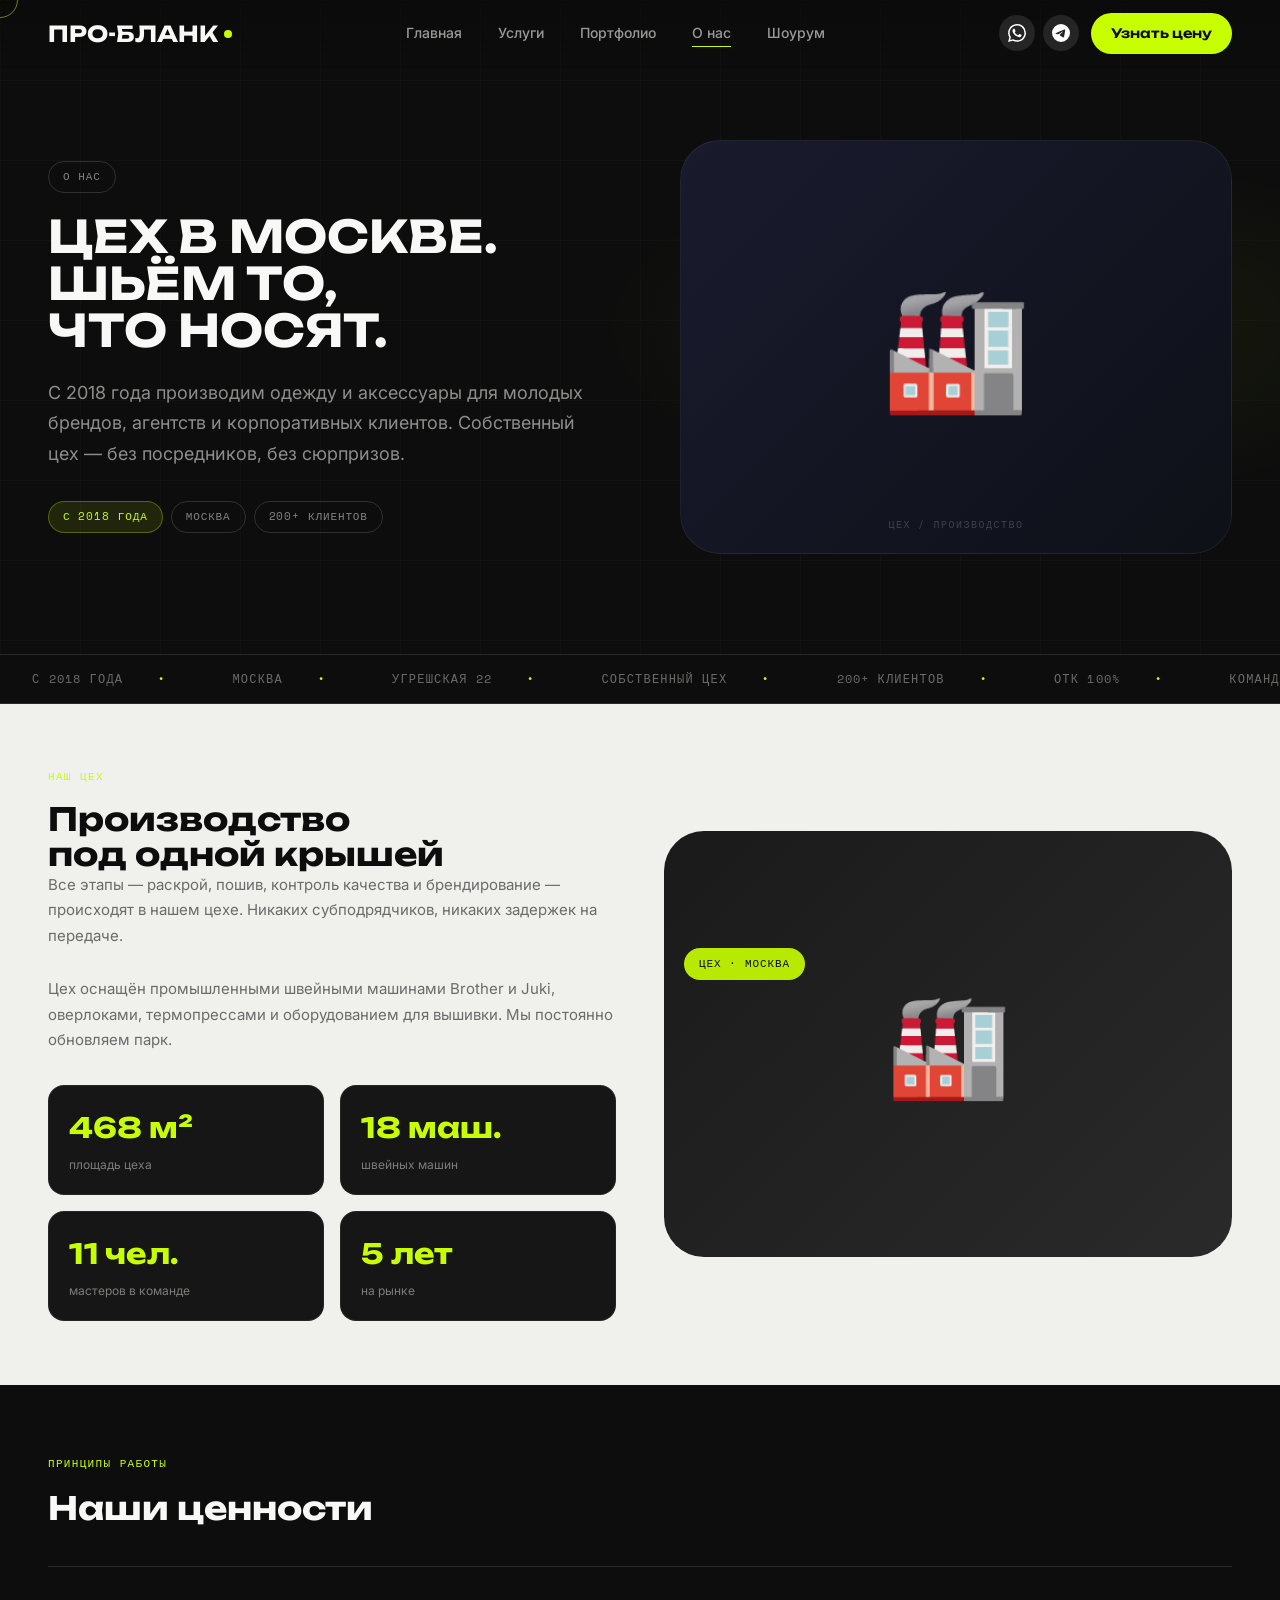
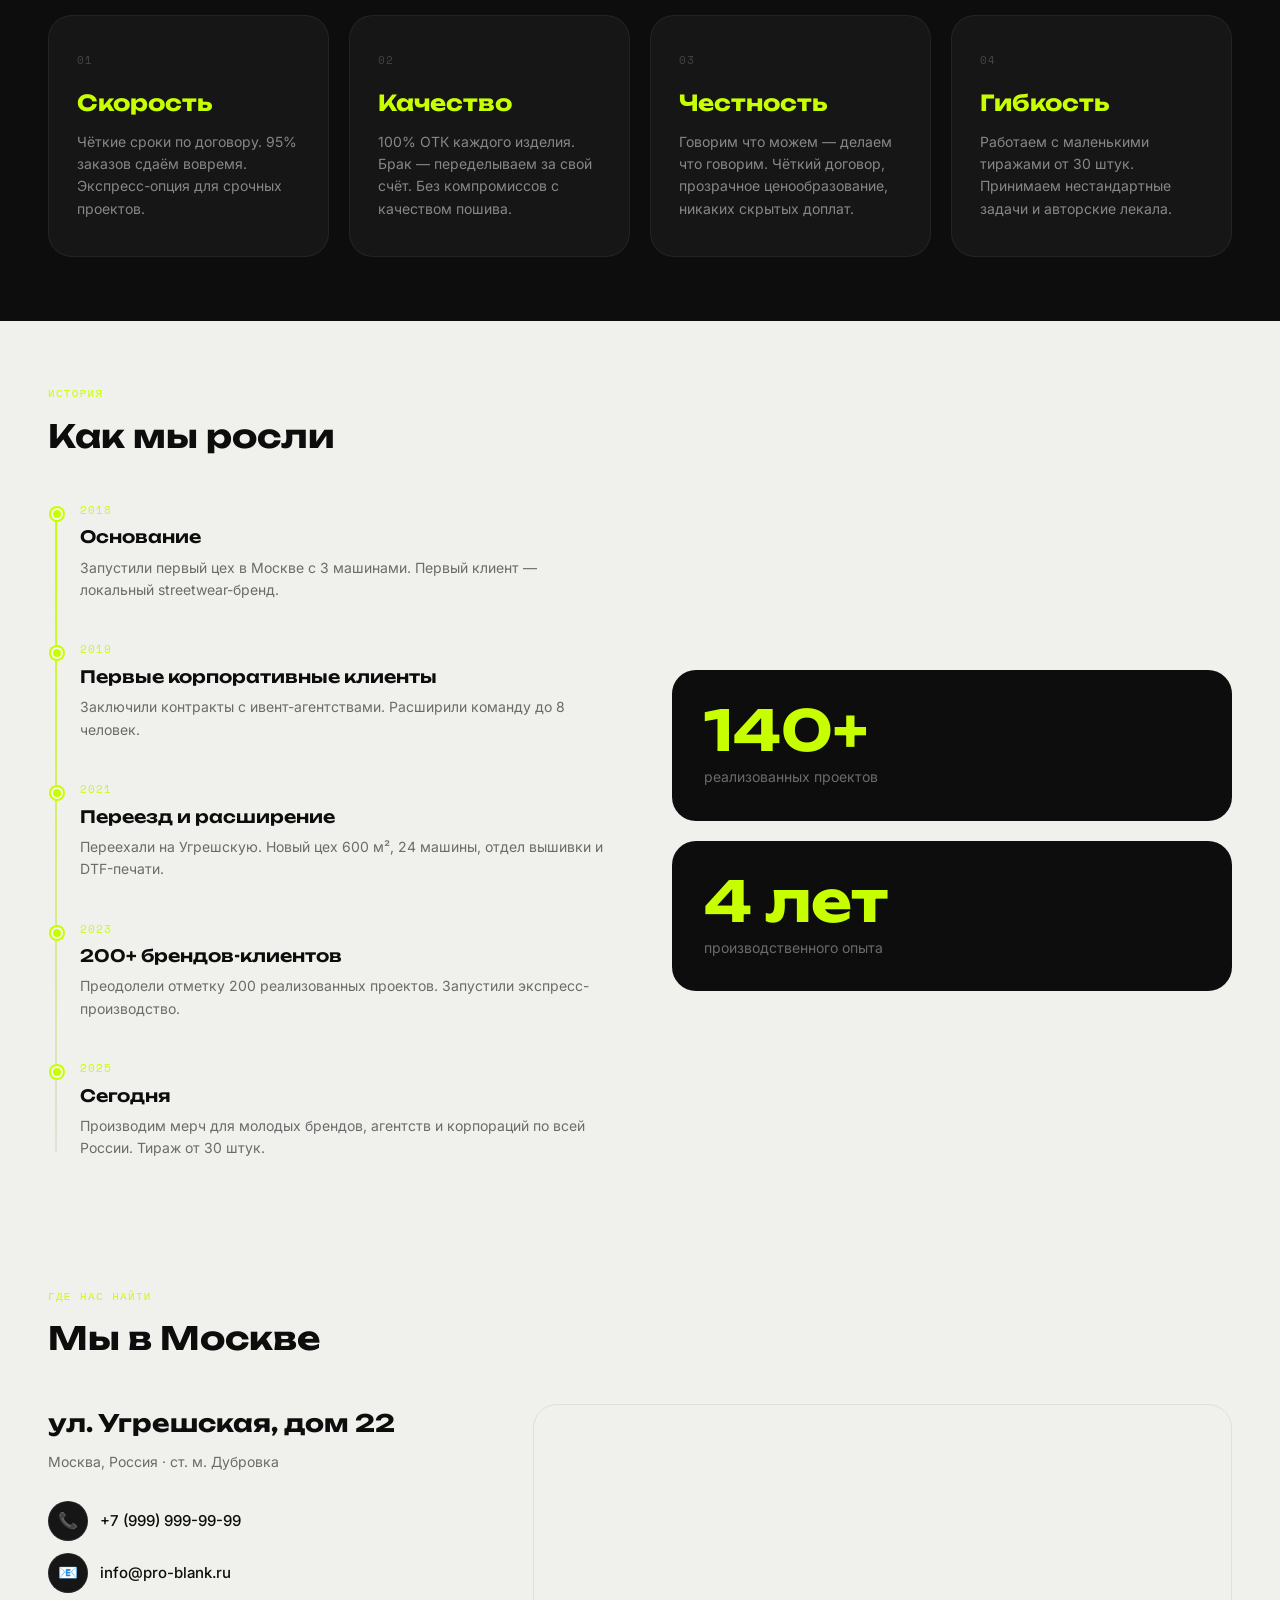
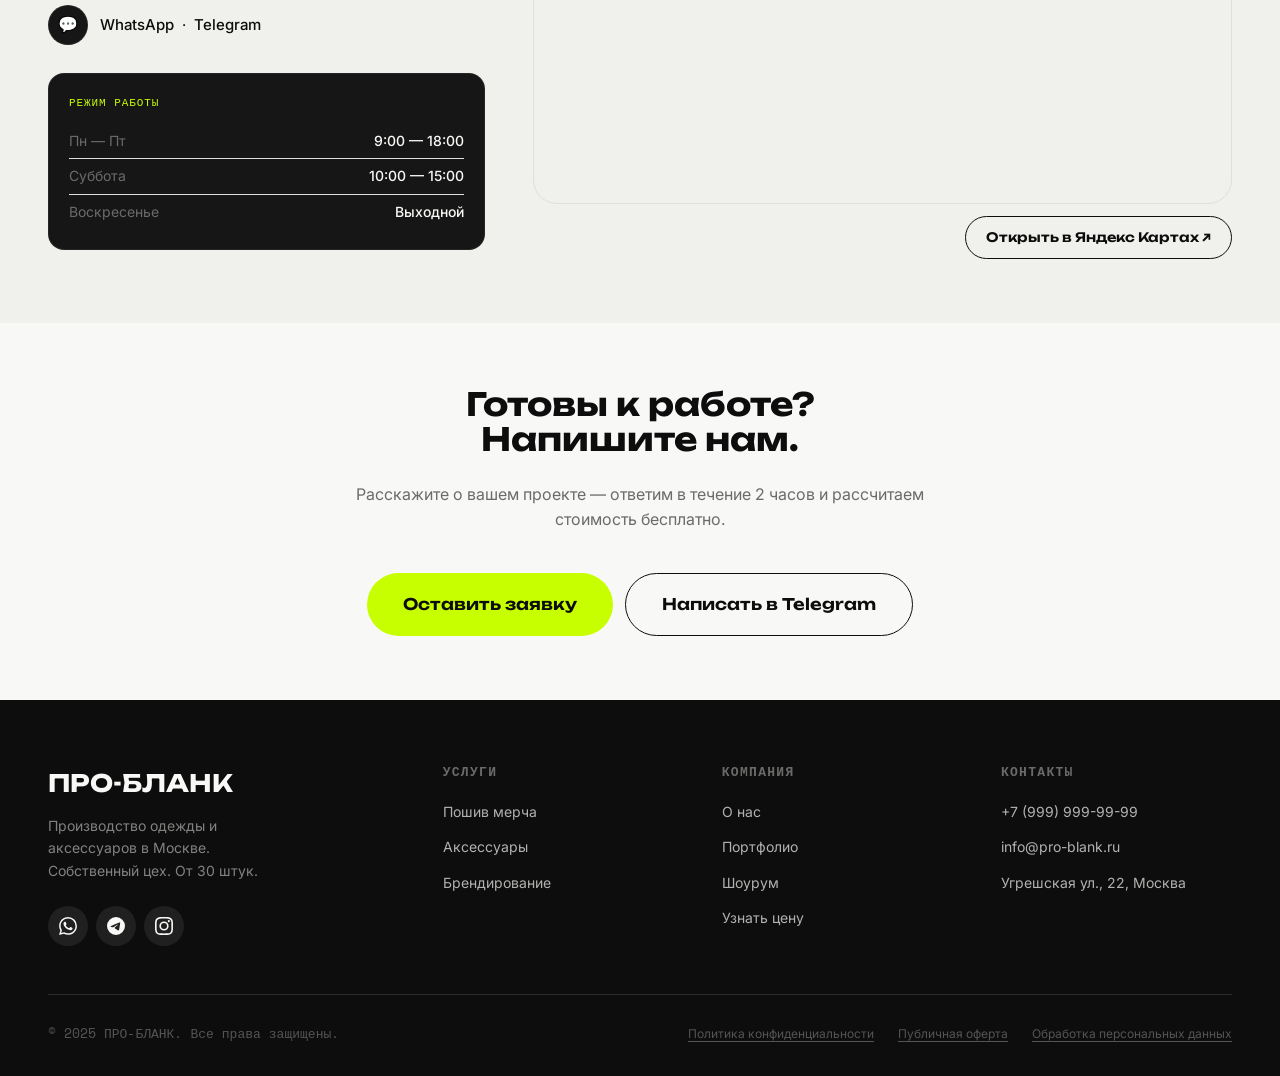
<file: about.html>
<!DOCTYPE html>
<html lang="ru">
<head>
  <meta charset="UTF-8" />
  <meta name="viewport" content="width=device-width, initial-scale=1.0" />
  <title>О нас — ПРО-БЛАНК | Собственный цех в Москве</title>
  <meta name="description" content="Собственный производственный цех в Москве, ул. Угрешская, 22. История, оборудование, ценности. Работаем с 2018 года." />
  <link rel="preconnect" href="https://fonts.googleapis.com">
  <link rel="preconnect" href="https://fonts.gstatic.com" crossorigin>
  <link rel="stylesheet" href="https://fonts.googleapis.com/css2?family=Unbounded:wght@400;600;700;900&family=Inter:wght@400;500;600&family=Space+Mono:wght@400;700&display=swap">
  <link rel="stylesheet" href="css/style.css" />
  <style>
    /* ---- ABOUT PAGE ---- */
    .about-intro {
      background: var(--bg-dark);
      padding: 140px 0 100px;
      position: relative;
      overflow: hidden;
    }
    .about-intro::before {
      content: '';
      position: absolute;
      inset: 0;
      background:
        radial-gradient(ellipse 60% 50% at 80% 50%, rgba(200,255,0,0.07) 0%, transparent 55%),
        linear-gradient(rgba(248,248,246,0.02) 1px, transparent 1px),
        linear-gradient(90deg, rgba(248,248,246,0.02) 1px, transparent 1px);
      background-size: cover, 80px 80px, 80px 80px;
    }
    .about-intro__inner {
      position: relative;
      z-index: 1;
      display: grid;
      grid-template-columns: 1fr 1fr;
      gap: 80px;
      align-items: center;
    }
    .about-intro__title { color: var(--text-inv); margin-bottom: 24px; }
    .about-intro__desc {
      font-size: 18px;
      color: rgba(248,248,246,0.55);
      line-height: 1.7;
      margin-bottom: 32px;
    }
    .about-intro__visual {
      background: linear-gradient(135deg, #1a1a2e 0%, #0d1117 100%);
      border-radius: var(--r-xl);
      aspect-ratio: 4/3;
      display: flex;
      align-items: center;
      justify-content: center;
      font-size: 120px;
      border: 1px solid rgba(255,255,255,0.06);
      overflow: hidden;
      position: relative;
    }
    .about-intro__visual::after {
      content: 'ЦЕХ / ПРОИЗВОДСТВО';
      position: absolute;
      bottom: 20px;
      left: 0; right: 0;
      text-align: center;
      font-family: var(--font-mono);
      font-size: 10px;
      letter-spacing: 0.15em;
      color: rgba(248,248,246,0.2);
      text-transform: uppercase;
    }
    .about-intro__badges {
      display: flex;
      gap: 8px;
      flex-wrap: wrap;
    }

    /* TIMELINE */
    .timeline {
      position: relative;
      padding-left: 32px;
    }
    .timeline::before {
      content: '';
      position: absolute;
      left: 7px; top: 8px; bottom: 8px;
      width: 2px;
      background: linear-gradient(to bottom, var(--accent), var(--border));
    }
    .timeline-item {
      position: relative;
      margin-bottom: 40px;
    }
    .timeline-item:last-child { margin-bottom: 0; }
    .timeline-item::before {
      content: '';
      position: absolute;
      left: -29px; top: 6px;
      width: 12px; height: 12px;
      border-radius: 50%;
      background: var(--accent);
      border: 2px solid var(--bg);
      box-shadow: 0 0 0 2px var(--accent);
    }
    .timeline-item__year {
      font-family: var(--font-mono);
      font-size: 11px;
      letter-spacing: 0.1em;
      color: var(--accent);
      text-transform: uppercase;
      margin-bottom: 4px;
    }
    .timeline-item__title {
      font-family: var(--font-display);
      font-size: 17px;
      font-weight: 600;
      margin-bottom: 6px;
    }
    .timeline-item__desc { font-size: 14px; color: var(--text-muted); line-height: 1.6; }

    /* WORKSHOP */
    .workshop-section { background: var(--card-bg); }
    .workshop-grid {
      display: grid;
      grid-template-columns: 1fr 1fr;
      gap: 48px;
      align-items: center;
    }
    .workshop-visual {
      border-radius: var(--r-xl);
      overflow: hidden;
      background: linear-gradient(135deg, #1a1a1a, #2a2a2a);
      aspect-ratio: 4/3;
      display: flex;
      align-items: center;
      justify-content: center;
      font-size: 100px;
      position: relative;
    }
    .workshop-visual .label-badge {
      position: absolute;
      top: 20px; left: 20px;
    }
    .workshop-specs {
      display: grid;
      grid-template-columns: 1fr 1fr;
      gap: 16px;
      margin-top: 32px;
    }
    .spec-item {
      padding: 20px;
      background: #161616;
      border-radius: var(--r-md);
      border: 1px solid rgba(255,255,255,0.07);
    }
    .spec-item__val {
      font-family: var(--font-display);
      font-size: 28px;
      font-weight: 700;
      color: var(--accent);
      letter-spacing: 0;
      margin-bottom: 4px;
    }
    .spec-item__lbl { font-size: 12px; color: rgba(248,248,246,0.45); }

    /* VALUES */
    .values-section { background: var(--bg-dark); }
    .values-grid {
      display: grid;
      grid-template-columns: repeat(4, 1fr);
      gap: 20px;
    }
    .value-card {
      padding: 36px 28px;
      border-radius: var(--r-lg);
      background: rgba(255,255,255,0.04);
      border: 1px solid rgba(255,255,255,0.06);
      transition: background var(--transition), border-color var(--transition);
    }
    .value-card:hover {
      background: rgba(200,255,0,0.06);
      border-color: rgba(200,255,0,0.2);
    }
    .value-card__num {
      font-family: var(--font-mono);
      font-size: 11px;
      letter-spacing: 0.1em;
      color: rgba(248,248,246,0.2);
      margin-bottom: 16px;
    }
    .value-card__title {
      font-family: var(--font-display);
      font-size: 22px;
      font-weight: 700;
      color: var(--accent);
      margin-bottom: 10px;
      letter-spacing: 0;
    }
    .value-card__desc { font-size: 14px; color: rgba(248,248,246,0.5); line-height: 1.6; }

    /* MAP SECTION */
    .map-section { background: var(--card-bg); }
    .map-grid {
      display: grid;
      grid-template-columns: 1fr 1.6fr;
      gap: 48px;
      align-items: start;
    }
    .map-info__address {
      font-family: var(--font-display);
      font-size: 24px;
      font-weight: 700;
      letter-spacing: 0;
      margin-bottom: 8px;
    }
    .map-info__city {
      font-size: 14px;
      color: var(--text-muted);
      margin-bottom: 28px;
    }
    .map-contacts { display: flex; flex-direction: column; gap: 12px; margin-bottom: 28px; }
    .map-contact-item {
      display: flex;
      align-items: center;
      gap: 12px;
      font-size: 15px;
    }
    .map-contact-item__icon {
      width: 40px; height: 40px;
      border-radius: 50%;
      background: #161616;
      border: 1px solid rgba(255,255,255,0.07);
      display: flex; align-items: center; justify-content: center;
      font-size: 16px;
      flex-shrink: 0;
    }
    .map-contact-item a { font-weight: 500; color: var(--text); transition: color var(--transition-fast); }
    .map-contact-item a:hover { color: var(--accent); }
    .map-hours {
      padding: 20px;
      background: #161616;
      border-radius: var(--r-md);
      border: 1px solid rgba(255,255,255,0.07);
      color: var(--text-inv);
    }
    .map-hours__title {
      font-family: var(--font-mono);
      font-size: 11px;
      letter-spacing: 0.08em;
      text-transform: uppercase;
      color: var(--accent);
      margin-bottom: 12px;
    }
    .map-hours__row {
      display: flex;
      justify-content: space-between;
      font-size: 14px;
      padding: 6px 0;
      border-bottom: 1px solid var(--border);
    }
    .map-hours__row:last-child { border-bottom: none; }
    .map-hours__day { color: var(--text-muted); }
    .map-hours__time { font-weight: 500; }

    @media (max-width: 900px) {
      .about-intro__inner { grid-template-columns: 1fr; gap: 40px; }
      .workshop-grid { grid-template-columns: 1fr; }
      .values-grid { grid-template-columns: 1fr 1fr; }
      .map-grid { grid-template-columns: 1fr; }
    }
    @media (max-width: 600px) {
      .values-grid { grid-template-columns: 1fr; }
      .workshop-specs { grid-template-columns: 1fr 1fr; }
    }
  </style>
</head>
<body>

<!-- HEADER -->
<header class="header dark" id="header">
  <a href="index.html" class="header__logo">ПРО-БЛАНК<span class="accent-dot"></span></a>
  <nav class="header__nav">
    <a href="index.html">Главная</a>
    <a href="services.html">Услуги</a>
    <a href="portfolio.html">Портфолио</a>
    <a href="about.html" class="active">О нас</a>
    <a href="showroom.html">Шоурум</a>
  </nav>
  <div class="header__actions">
    <div class="header__messenger">
      <a href="https://wa.me/79999999999" target="_blank" aria-label="WhatsApp">
        <svg width="18" height="18" viewBox="0 0 24 24" fill="currentColor"><path d="M17.472 14.382c-.297-.149-1.758-.867-2.03-.967-.273-.099-.471-.148-.67.15-.197.297-.767.966-.94 1.164-.173.199-.347.223-.644.075-.297-.15-1.255-.463-2.39-1.475-.883-.788-1.48-1.761-1.653-2.059-.173-.297-.018-.458.13-.606.134-.133.298-.347.446-.52.149-.174.198-.298.298-.497.099-.198.05-.371-.025-.52-.075-.149-.669-1.612-.916-2.207-.242-.579-.487-.5-.669-.51-.173-.008-.371-.01-.57-.01-.198 0-.52.074-.792.372-.272.297-1.04 1.016-1.04 2.479 0 1.462 1.065 2.875 1.213 3.074.149.198 2.096 3.2 5.077 4.487.709.306 1.262.489 1.694.625.712.227 1.36.195 1.871.118.571-.085 1.758-.719 2.006-1.413.248-.694.248-1.289.173-1.413-.074-.124-.272-.198-.57-.347m-5.421 7.403h-.004a9.87 9.87 0 01-5.031-1.378l-.361-.214-3.741.982.998-3.648-.235-.374a9.86 9.86 0 01-1.51-5.26c.001-5.45 4.436-9.884 9.888-9.884 2.64 0 5.122 1.03 6.988 2.898a9.825 9.825 0 012.893 6.994c-.003 5.45-4.437 9.884-9.885 9.884m8.413-18.297A11.815 11.815 0 0012.05 0C5.495 0 .16 5.335.157 11.892c0 2.096.547 4.142 1.588 5.945L.057 24l6.305-1.654a11.882 11.882 0 005.683 1.448h.005c6.554 0 11.89-5.335 11.893-11.893a11.821 11.821 0 00-3.48-8.413z"/></svg>
      </a>
      <a href="https://t.me/problank_official" target="_blank" aria-label="Telegram">
        <svg width="18" height="18" viewBox="0 0 24 24" fill="currentColor"><path d="M11.944 0A12 12 0 0 0 0 12a12 12 0 0 0 12 12 12 12 0 0 0 12-12A12 12 0 0 0 12 0a12 12 0 0 0-.056 0zm4.962 7.224c.1-.002.321.023.465.14a.506.506 0 0 1 .171.325c.016.093.036.306.02.472-.18 1.898-.962 6.502-1.36 8.627-.168.9-.499 1.201-.82 1.23-.696.065-1.225-.46-1.9-.902-1.056-.693-1.653-1.124-2.678-1.8-1.185-.78-.417-1.21.258-1.91.177-.184 3.247-2.977 3.307-3.23.007-.032.014-.15-.056-.212s-.174-.041-.249-.024c-.106.024-1.793 1.14-5.061 3.345-.48.33-.913.49-1.302.48-.428-.008-1.252-.241-1.865-.44-.752-.245-1.349-.374-1.297-.789.027-.216.325-.437.893-.663 3.498-1.524 5.83-2.529 6.998-3.014 3.332-1.386 4.025-1.627 4.476-1.635z"/></svg>
      </a>
    </div>
    <a href="index.html#cta" class="btn btn-primary btn-sm">Узнать цену</a>
  </div>
  <button class="header__burger" aria-label="Меню"><span></span><span></span><span></span></button>
</header>
<nav class="mobile-menu">
  <button class="mobile-menu__close">✕</button>
  <a href="index.html">Главная</a>
  <a href="services.html">Услуги</a>
  <a href="portfolio.html">Портфолио</a>
  <a href="about.html">О нас</a>
  <a href="showroom.html">Шоурум</a>
  <a href="index.html#cta">Узнать цену</a>
</nav>

<!-- ABOUT INTRO -->
<section class="about-intro">
  <div class="container">
    <div class="about-intro__inner">
      <div class="reveal">
        <div style="margin-bottom:20px;">
          <span class="tag" style="border-color:rgba(248,248,246,0.15);color:rgba(248,248,246,0.5);">О нас</span>
        </div>
        <h1 class="display-lg about-intro__title">Цех в Москве.<br>Шьём то,<br>что носят.</h1>
        <p class="about-intro__desc">
          С 2018 года производим одежду и аксессуары для молодых брендов, агентств и корпоративных клиентов. Собственный цех — без посредников, без сюрпризов.
        </p>
        <div class="about-intro__badges">
          <span class="tag" style="background:rgba(200,255,0,0.1);border-color:rgba(200,255,0,0.3);color:var(--accent);">С 2018 года</span>
          <span class="tag" style="border-color:rgba(248,248,246,0.15);color:rgba(248,248,246,0.5);">Москва</span>
          <span class="tag" style="border-color:rgba(248,248,246,0.15);color:rgba(248,248,246,0.5);">200+ клиентов</span>
        </div>
      </div>
      <div class="about-intro__visual reveal reveal-delay-2">
        🏭
      </div>
    </div>
  </div>
</section>

<!-- TICKER -->
<div class="ticker dark">
  <div class="ticker-track">
    <span class="ticker-item">С 2018 ГОДА</span>
    <span class="ticker-item">МОСКВА</span>
    <span class="ticker-item">УГРЕШСКАЯ 22</span>
    <span class="ticker-item">СОБСТВЕННЫЙ ЦЕХ</span>
    <span class="ticker-item">200+ КЛИЕНТОВ</span>
    <span class="ticker-item">ОТК 100%</span>
    <span class="ticker-item">КОМАНДА ПРОФЕССИОНАЛОВ</span>
  </div>
</div>

<!-- WORKSHOP SECTION -->
<section class="section workshop-section">
  <div class="container">
    <div class="workshop-grid">
      <div class="reveal">
        <span class="label mb-16" style="display:block;">Наш цех</span>
        <h2 class="display-md mb-20">Производство<br>под одной крышей</h2>
        <p style="font-size:15px;color:var(--text-muted);line-height:1.7;margin-bottom:28px;">
          Все этапы — раскрой, пошив, контроль качества и брендирование — происходят в нашем цехе. Никаких субподрядчиков, никаких задержек на передаче.
        </p>
        <p style="font-size:15px;color:var(--text-muted);line-height:1.7;">
          Цех оснащён промышленными швейными машинами Brother и Juki, оверлоками, термопрессами и оборудованием для вышивки. Мы постоянно обновляем парк.
        </p>
        <div class="workshop-specs">
          <div class="spec-item">
            <div class="spec-item__val" data-counter data-target="600" data-suffix=" м²">600 м²</div>
            <div class="spec-item__lbl">площадь цеха</div>
          </div>
          <div class="spec-item">
            <div class="spec-item__val" data-counter data-target="24" data-suffix=" маш.">24 маш.</div>
            <div class="spec-item__lbl">швейных машин</div>
          </div>
          <div class="spec-item">
            <div class="spec-item__val" data-counter data-target="15" data-suffix=" чел.">15 чел.</div>
            <div class="spec-item__lbl">мастеров в команде</div>
          </div>
          <div class="spec-item">
            <div class="spec-item__val" data-counter data-target="7" data-suffix=" лет">7 лет</div>
            <div class="spec-item__lbl">на рынке</div>
          </div>
        </div>
      </div>
      <div class="workshop-visual reveal reveal-delay-2">
        <div class="label-badge"><span class="tag" style="background:rgba(200,255,0,0.9);border-color:transparent;color:#0d0d0d;">Цех · Москва</span></div>
        🏭
      </div>
    </div>
  </div>
</section>

<!-- VALUES -->
<section class="section values-section">
  <div class="container">
    <div class="section-header reveal" style="border-bottom:1px solid var(--border-dark);padding-bottom:40px;margin-bottom:48px;">
      <div class="section-header__left">
        <span class="label-accent">Принципы работы</span>
        <h2 class="display-md mt-16 text-inv">Наши ценности</h2>
      </div>
    </div>
    <div class="values-grid">
      <div class="value-card reveal reveal-delay-1">
        <div class="value-card__num">01</div>
        <div class="value-card__title">Скорость</div>
        <div class="value-card__desc">Чёткие сроки по договору. 95% заказов сдаём вовремя. Экспресс-опция для срочных проектов.</div>
      </div>
      <div class="value-card reveal reveal-delay-2">
        <div class="value-card__num">02</div>
        <div class="value-card__title">Качество</div>
        <div class="value-card__desc">100% ОТК каждого изделия. Брак — переделываем за свой счёт. Без компромиссов с качеством пошива.</div>
      </div>
      <div class="value-card reveal reveal-delay-3">
        <div class="value-card__num">03</div>
        <div class="value-card__title">Честность</div>
        <div class="value-card__desc">Говорим что можем — делаем что говорим. Чёткий договор, прозрачное ценообразование, никаких скрытых доплат.</div>
      </div>
      <div class="value-card reveal reveal-delay-1">
        <div class="value-card__num">04</div>
        <div class="value-card__title">Гибкость</div>
        <div class="value-card__desc">Работаем с маленькими тиражами от 30 штук. Принимаем нестандартные задачи и авторские лекала.</div>
      </div>
    </div>
  </div>
</section>

<!-- HISTORY TIMELINE -->
<section class="section" style="background:var(--card-bg);">
  <div class="container">
    <div class="section-header reveal">
      <div class="section-header__left">
        <span class="label">История</span>
        <h2 class="display-md mt-16">Как мы росли</h2>
      </div>
    </div>
    <div class="grid-2" style="gap:64px;">
      <div class="timeline reveal">
        <div class="timeline-item">
          <div class="timeline-item__year">2018</div>
          <div class="timeline-item__title">Основание</div>
          <div class="timeline-item__desc">Запустили первый цех в Москве с 3 машинами. Первый клиент — локальный streetwear-бренд.</div>
        </div>
        <div class="timeline-item">
          <div class="timeline-item__year">2019</div>
          <div class="timeline-item__title">Первые корпоративные клиенты</div>
          <div class="timeline-item__desc">Заключили контракты с ивент-агентствами. Расширили команду до 8 человек.</div>
        </div>
        <div class="timeline-item">
          <div class="timeline-item__year">2021</div>
          <div class="timeline-item__title">Переезд и расширение</div>
          <div class="timeline-item__desc">Переехали на Угрешскую. Новый цех 600 м², 24 машины, отдел вышивки и DTF-печати.</div>
        </div>
        <div class="timeline-item">
          <div class="timeline-item__year">2023</div>
          <div class="timeline-item__title">200+ брендов-клиентов</div>
          <div class="timeline-item__desc">Преодолели отметку 200 реализованных проектов. Запустили экспресс-производство.</div>
        </div>
        <div class="timeline-item">
          <div class="timeline-item__year">2025</div>
          <div class="timeline-item__title">Сегодня</div>
          <div class="timeline-item__desc">Производим мерч для молодых брендов, агентств и корпораций по всей России. Тираж от 30 штук.</div>
        </div>
      </div>
      <div class="reveal reveal-delay-2" style="display:flex;flex-direction:column;justify-content:center;gap:20px;">
        <div style="background:var(--bg-dark);border-radius:var(--r-lg);padding:32px;">
          <div class="stat-number mb-8" style="font-size:56px;color:var(--accent);" data-counter data-target="200" data-suffix="+">200+</div>
          <div class="stat-label" style="color:rgba(248,248,246,0.4);">реализованных проектов</div>
        </div>
        <div style="background:var(--bg-dark);border-radius:var(--r-lg);padding:32px;">
          <div class="stat-number mb-8" style="font-size:56px;color:var(--accent);" data-counter data-target="7" data-suffix=" лет">7 лет</div>
          <div class="stat-label" style="color:rgba(248,248,246,0.4);">производственного опыта</div>
        </div>
      </div>
    </div>
  </div>
</section>

<!-- MAP SECTION -->
<section class="section map-section" id="map">
  <div class="container">
    <div class="section-header reveal">
      <div class="section-header__left">
        <span class="label">Где нас найти</span>
        <h2 class="display-md mt-16">Мы в Москве</h2>
      </div>
    </div>
    <div class="map-grid">
      <div class="reveal">
        <div class="map-info__address">ул. Угрешская, дом 22</div>
        <div class="map-info__city">Москва, Россия · ст. м. Дубровка</div>
        <div class="map-contacts">
          <div class="map-contact-item">
            <div class="map-contact-item__icon">📞</div>
            <div><a href="tel:+79999999999">+7 (999) 999-99-99</a></div>
          </div>
          <div class="map-contact-item">
            <div class="map-contact-item__icon">📧</div>
            <div><a href="mailto:info@pro-blank.ru">info@pro-blank.ru</a></div>
          </div>
          <div class="map-contact-item">
            <div class="map-contact-item__icon">💬</div>
            <div>
              <a href="https://wa.me/79999999999" target="_blank">WhatsApp</a>
              &nbsp;·&nbsp;
              <a href="https://t.me/problank_official" target="_blank">Telegram</a>
            </div>
          </div>
        </div>
        <div class="map-hours">
          <div class="map-hours__title">Режим работы</div>
          <div class="map-hours__row">
            <span class="map-hours__day">Пн — Пт</span>
            <span class="map-hours__time">9:00 — 18:00</span>
          </div>
          <div class="map-hours__row">
            <span class="map-hours__day">Суббота</span>
            <span class="map-hours__time">10:00 — 15:00</span>
          </div>
          <div class="map-hours__row">
            <span class="map-hours__day">Воскресенье</span>
            <span class="map-hours__time">Выходной</span>
          </div>
        </div>
      </div>
      <div class="reveal reveal-delay-2">
        <div class="map-wrapper">
          <iframe
            src="https://yandex.ru/map-widget/v1/?ll=37.672%2C55.725&z=16&text=%D0%9C%D0%BE%D1%81%D0%BA%D0%B2%D0%B0%2C%20%D1%83%D0%BB.%20%D0%A3%D0%B3%D1%80%D0%B5%D1%88%D1%81%D0%BA%D0%B0%D1%8F%2C%2022&pt=37.672%2C55.725%2Corg"
            title="ПРО-БЛАНК на карте"
            loading="lazy"
            allowfullscreen
          ></iframe>
        </div>
        <div style="margin-top:12px;text-align:right;">
          <a href="https://yandex.ru/maps/?text=Москва+ул.+Угрешская+22" target="_blank" rel="noopener" class="btn btn-outline btn-sm">
            Открыть в Яндекс Картах ↗
          </a>
        </div>
      </div>
    </div>
  </div>
</section>

<!-- CTA -->
<section class="section">
  <div class="container text-center">
    <div class="reveal" style="max-width:600px;margin:0 auto;">
      <h2 class="display-md mb-24">Готовы к работе?<br>Напишите нам.</h2>
      <p style="font-size:16px;color:var(--text-muted);margin-bottom:40px;line-height:1.6;">
        Расскажите о вашем проекте — ответим в течение 2 часов и рассчитаем стоимость бесплатно.
      </p>
      <div style="display:flex;gap:12px;justify-content:center;flex-wrap:wrap;">
        <a href="index.html#cta" class="btn btn-primary btn-lg">Оставить заявку</a>
        <a href="https://t.me/problank_official" target="_blank" class="btn btn-outline btn-lg">Написать в Telegram</a>
      </div>
    </div>
  </div>
</section>

<!-- FOOTER -->
<footer class="footer">
  <div class="container">
    <div class="footer__grid">
      <div>
        <div class="footer__logo">ПРО-БЛАНК<span class="accent-dot"></span></div>
        <p class="footer__tagline">Производство одежды и аксессуаров в Москве. Собственный цех. От 30 штук.</p>
        <div class="footer__messengers">
          <a href="https://wa.me/79999999999" target="_blank" aria-label="WhatsApp">
            <svg width="18" height="18" viewBox="0 0 24 24" fill="currentColor"><path d="M17.472 14.382c-.297-.149-1.758-.867-2.03-.967-.273-.099-.471-.148-.67.15-.197.297-.767.966-.94 1.164-.173.199-.347.223-.644.075-.297-.15-1.255-.463-2.39-1.475-.883-.788-1.48-1.761-1.653-2.059-.173-.297-.018-.458.13-.606.134-.133.298-.347.446-.52.149-.174.198-.298.298-.497.099-.198.05-.371-.025-.52-.075-.149-.669-1.612-.916-2.207-.242-.579-.487-.5-.669-.51-.173-.008-.371-.01-.57-.01-.198 0-.52.074-.792.372-.272.297-1.04 1.016-1.04 2.479 0 1.462 1.065 2.875 1.213 3.074.149.198 2.096 3.2 5.077 4.487.709.306 1.262.489 1.694.625.712.227 1.36.195 1.871.118.571-.085 1.758-.719 2.006-1.413.248-.694.248-1.289.173-1.413-.074-.124-.272-.198-.57-.347m-5.421 7.403h-.004a9.87 9.87 0 01-5.031-1.378l-.361-.214-3.741.982.998-3.648-.235-.374a9.86 9.86 0 01-1.51-5.26c.001-5.45 4.436-9.884 9.888-9.884 2.64 0 5.122 1.03 6.988 2.898a9.825 9.825 0 012.893 6.994c-.003 5.45-4.437 9.884-9.885 9.884m8.413-18.297A11.815 11.815 0 0012.05 0C5.495 0 .16 5.335.157 11.892c0 2.096.547 4.142 1.588 5.945L.057 24l6.305-1.654a11.882 11.882 0 005.683 1.448h.005c6.554 0 11.89-5.335 11.893-11.893a11.821 11.821 0 00-3.48-8.413z"/></svg>
          </a>
          <a href="https://t.me/problank_official" target="_blank" aria-label="Telegram">
            <svg width="18" height="18" viewBox="0 0 24 24" fill="currentColor"><path d="M11.944 0A12 12 0 0 0 0 12a12 12 0 0 0 12 12 12 12 0 0 0 12-12A12 12 0 0 0 12 0a12 12 0 0 0-.056 0zm4.962 7.224c.1-.002.321.023.465.14a.506.506 0 0 1 .171.325c.016.093.036.306.02.472-.18 1.898-.962 6.502-1.36 8.627-.168.9-.499 1.201-.82 1.23-.696.065-1.225-.46-1.9-.902-1.056-.693-1.653-1.124-2.678-1.8-1.185-.78-.417-1.21.258-1.91.177-.184 3.247-2.977 3.307-3.23.007-.032.014-.15-.056-.212s-.174-.041-.249-.024c-.106.024-1.793 1.14-5.061 3.345-.48.33-.913.49-1.302.48-.428-.008-1.252-.241-1.865-.44-.752-.245-1.349-.374-1.297-.789.027-.216.325-.437.893-.663 3.498-1.524 5.83-2.529 6.998-3.014 3.332-1.386 4.025-1.627 4.476-1.635z"/></svg>
          </a>
          <a href="https://www.instagram.com/problank_official" target="_blank" rel="noopener" aria-label="Instagram" title="Instagram">
            <svg width="18" height="18" viewBox="0 0 24 24" fill="currentColor"><path d="M12 2.163c3.204 0 3.584.012 4.85.07 3.252.148 4.771 1.691 4.919 4.919.058 1.265.069 1.645.069 4.849 0 3.205-.012 3.584-.069 4.849-.149 3.225-1.664 4.771-4.919 4.919-1.266.058-1.644.07-4.85.07-3.204 0-3.584-.012-4.849-.07-3.26-.149-4.771-1.699-4.919-4.92-.058-1.265-.07-1.644-.07-4.849 0-3.204.013-3.583.07-4.849.149-3.227 1.664-4.771 4.919-4.919 1.266-.057 1.645-.069 4.849-.069zm0-2.163c-3.259 0-3.667.014-4.947.072-4.358.2-6.78 2.618-6.98 6.98-.059 1.281-.073 1.689-.073 4.948 0 3.259.014 3.668.072 4.948.2 4.358 2.618 6.78 6.98 6.98 1.281.058 1.689.072 4.948.072 3.259 0 3.668-.014 4.948-.072 4.354-.2 6.782-2.618 6.979-6.98.059-1.28.073-1.689.073-4.948 0-3.259-.014-3.667-.072-4.947-.196-4.354-2.617-6.78-6.979-6.98-1.281-.059-1.69-.073-4.949-.073zm0 5.838a6.162 6.162 0 1 0 0 12.324 6.162 6.162 0 0 0 0-12.324zM12 16a4 4 0 1 1 0-8 4 4 0 0 1 0 8zm6.406-11.845a1.44 1.44 0 1 0 0 2.881 1.44 1.44 0 0 0 0-2.881z"/></svg>
          </a>
        </div>
      </div>
      <div class="footer__col">
        <h4>Услуги</h4>
        <ul>
          <li><a href="services.html">Пошив мерча</a></li>
          <li><a href="services.html">Аксессуары</a></li>
          <li><a href="services.html">Брендирование</a></li>
        </ul>
      </div>
      <div class="footer__col">
        <h4>Компания</h4>
        <ul>
          <li><a href="about.html">О нас</a></li>
          <li><a href="portfolio.html">Портфолио</a></li>
          <li><a href="showroom.html">Шоурум</a></li>
          <li><a href="index.html#cta">Узнать цену</a></li>
        </ul>
      </div>
      <div class="footer__col">
        <h4>Контакты</h4>
        <ul>
          <li><a href="tel:+79999999999">+7 (999) 999-99-99</a></li>
          <li><a href="mailto:info@pro-blank.ru">info@pro-blank.ru</a></li>
          <li><a href="#map">Угрешская ул., 22, Москва</a></li>
        </ul>
      </div>
    </div>
    <div class="footer__bottom">
      <span class="footer__copy">© 2025 ПРО-БЛАНК. Все права защищены.</span>
      <div class="footer__policies">
        <a href="privacy.html">Политика конфиденциальности</a>
        <a href="offer.html">Публичная оферта</a>
        <a href="personal-data.html">Обработка персональных данных</a>
      </div>
    </div>
  </div>
</footer>

<script src="js/main.js" defer></script>
</body>
</html>
</file>
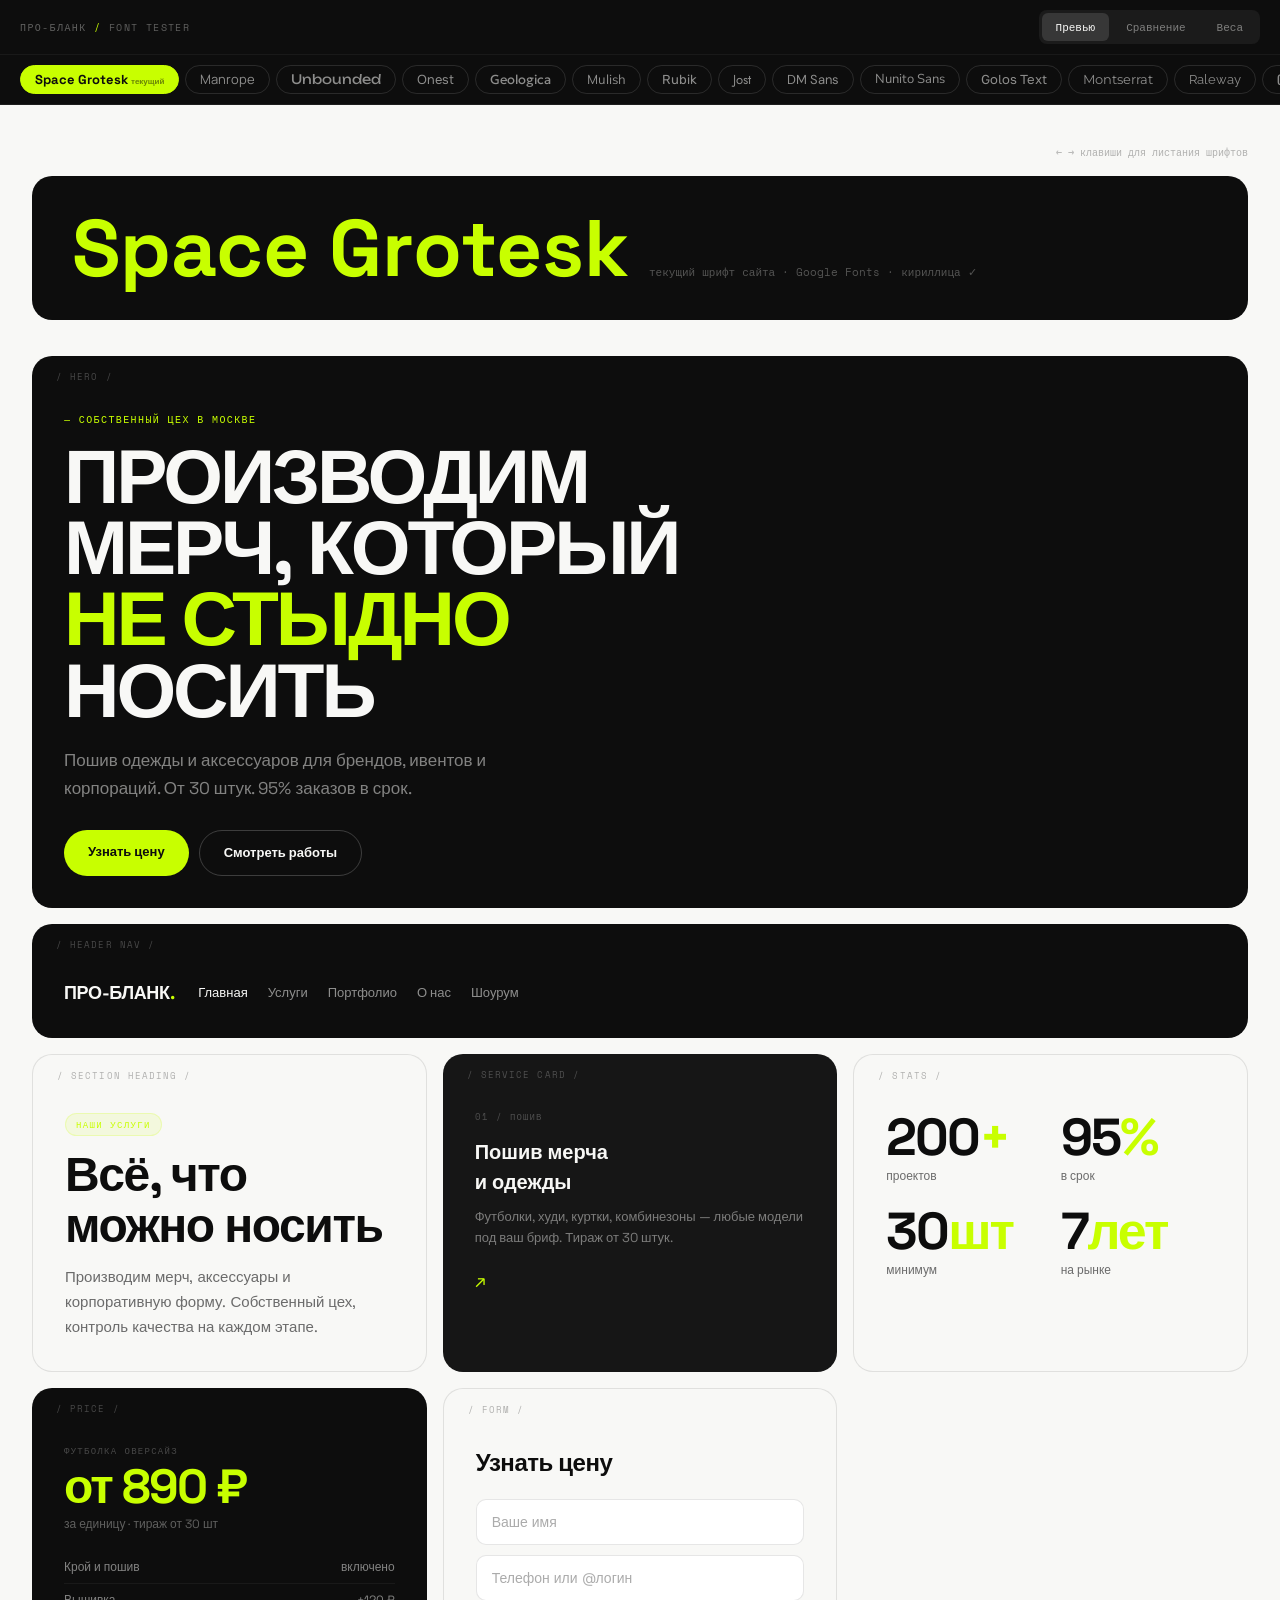
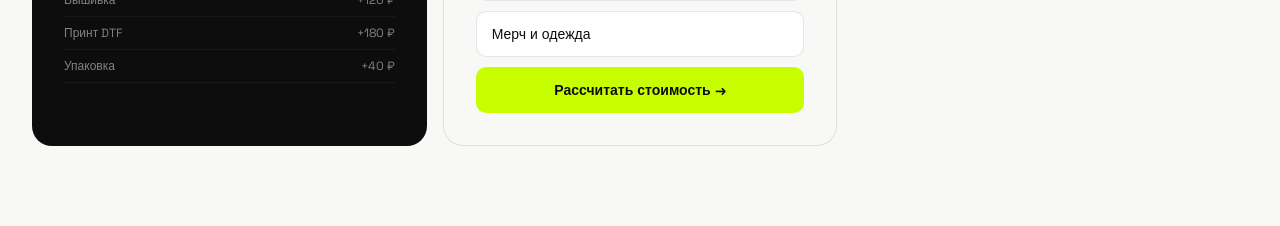
<file: font-test.html>
<!DOCTYPE html>
<html lang="ru">
<head>
  <meta charset="UTF-8" />
  <meta name="viewport" content="width=device-width, initial-scale=1.0" />
  <title>Font Tester — ПРО-БЛАНК</title>

  <link rel="preconnect" href="https://fonts.googleapis.com">
  <link rel="preconnect" href="https://fonts.gstatic.com" crossorigin>
  <!-- 17 шрифтов с кириллицей -->
  <link rel="stylesheet" href="https://fonts.googleapis.com/css2?family=Space+Grotesk:wght@400;500;600;700&family=Manrope:wght@400;500;600;700;800&family=Unbounded:wght@400;600;700;900&family=Onest:wght@400;500;600;700&family=Mulish:wght@400;500;600;700;800&family=Golos+Text:wght@400;500;600;700&family=Montserrat:wght@400;500;600;700;800&family=Exo+2:wght@400;500;600;700;800&family=Rubik:wght@400;500;600;700;800&family=Nunito+Sans:wght@400;500;600;700;800&family=Jost:wght@400;500;600;700;800&family=DM+Sans:wght@400;500;600;700&family=Geologica:wght@400;500;600;700;800&family=Raleway:wght@400;500;600;700;800&family=Oswald:wght@400;500;600;700&family=PT+Sans:wght@400;700&family=Syne:wght@400;500;600;700;800&family=Space+Mono:wght@400;700&display=swap">

  <style>
    :root {
      --bg:      #F8F8F6;
      --bg-dark: #0D0D0D;
      --accent:  #C8FF00;
      --text:    #0D0D0D;
      --muted:   #6B6B6B;
      --inv:     #F8F8F6;
      --border:  rgba(13,13,13,0.1);
      --r:       12px;
      --r-lg:    20px;
      --font-active: 'Space Grotesk', sans-serif;
      --font-mono:   'Space Mono', monospace;
      --header-h: 112px; /* обновляется JS на мобиле */
    }
    *, *::before, *::after { box-sizing: border-box; margin: 0; padding: 0; }
    html { scroll-behavior: smooth; }
    body {
      font-family: var(--font-active);
      background: var(--bg);
      color: var(--text);
      line-height: 1.5;
      -webkit-text-size-adjust: 100%;
    }

    /* ═══════════════════════════════════════════
       ШАПКА
    ═══════════════════════════════════════════ */
    .hdr {
      position: sticky; top: 0; z-index: 200;
      background: var(--bg-dark);
      border-bottom: 1px solid rgba(255,255,255,0.07);
    }

    /* Верхняя строка: лого + режимы */
    .hdr__top {
      display: flex;
      align-items: center;
      justify-content: space-between;
      padding: 10px 20px;
      border-bottom: 1px solid rgba(255,255,255,0.05);
    }
    .hdr__logo {
      font-family: var(--font-mono);
      font-size: 10px;
      letter-spacing: 0.14em;
      text-transform: uppercase;
      color: rgba(248,248,246,0.35);
    }
    .hdr__logo b { color: var(--accent); font-weight: 400; }

    /* Переключатель режимов */
    .mode-tabs {
      display: flex;
      gap: 3px;
      background: rgba(255,255,255,0.06);
      border-radius: 8px;
      padding: 3px;
    }
    .mode-tab {
      padding: 6px 14px;
      border-radius: 6px;
      border: none;
      background: transparent;
      color: rgba(248,248,246,0.45);
      font-family: var(--font-mono);
      font-size: 11px;
      cursor: pointer;
      transition: all 0.15s;
      white-space: nowrap;
      -webkit-tap-highlight-color: transparent;
    }
    .mode-tab.active {
      background: rgba(255,255,255,0.12);
      color: var(--inv);
    }

    /* Горизонтальный скролл кнопок шрифтов */
    .hdr__fonts {
      display: flex;
      align-items: center;
      gap: 6px;
      padding: 10px 20px;
      overflow-x: auto;
      -webkit-overflow-scrolling: touch;
      scrollbar-width: none;
    }
    .hdr__fonts::-webkit-scrollbar { display: none; }
    .hdr__scroll-hint {
      flex-shrink: 0;
      font-family: var(--font-mono);
      font-size: 9px;
      color: rgba(248,248,246,0.2);
      letter-spacing: 0.08em;
      padding-left: 8px;
      border-left: 1px solid rgba(255,255,255,0.08);
    }

    .fbtn {
      flex-shrink: 0;
      padding: 7px 14px;
      border-radius: 100px;
      border: 1px solid rgba(255,255,255,0.12);
      background: transparent;
      color: rgba(248,248,246,0.55);
      font-size: 13px;
      line-height: 1;
      cursor: pointer;
      transition: border-color 0.15s, color 0.15s, background 0.15s;
      white-space: nowrap;
      -webkit-tap-highlight-color: transparent;
      user-select: none;
    }
    .fbtn:hover { border-color: rgba(200,255,0,0.5); color: var(--accent); }
    .fbtn.active {
      background: var(--accent);
      border-color: var(--accent);
      color: var(--bg-dark);
      font-weight: 700;
    }
    .fbtn .badge {
      font-size: 8px;
      opacity: .5;
      margin-left: 3px;
      vertical-align: middle;
    }

    /* Индикатор текущего шрифта (только мобиле) */
    .hdr__active-label {
      display: none;
      padding: 6px 20px;
      font-family: var(--font-mono);
      font-size: 10px;
      color: rgba(248,248,246,0.3);
      border-top: 1px solid rgba(255,255,255,0.04);
    }
    .hdr__active-label span { color: var(--accent); }

    /* ═══════════════════════════════════════════
       ОСНОВНАЯ ОБЛАСТЬ
    ═══════════════════════════════════════════ */
    .body { padding: 32px 20px 80px; max-width: 1440px; margin: 0 auto; }

    @media (min-width: 768px) {
      .body { padding: 40px 32px 80px; }
    }

    /* ─── БАННЕР АКТИВНОГО ШРИФТА ─── */
    .font-banner {
      background: var(--bg-dark);
      border-radius: var(--r-lg);
      padding: 28px 28px 24px;
      margin-bottom: 28px;
      display: flex;
      flex-direction: column;
      gap: 6px;
    }
    @media (min-width: 600px) {
      .font-banner {
        flex-direction: row;
        align-items: baseline;
        gap: 20px;
        padding: 32px 40px;
        margin-bottom: 36px;
      }
    }
    .font-banner__name {
      font-size: clamp(36px, 8vw, 80px);
      font-weight: 700;
      color: var(--accent);
      font-family: var(--font-active);
      line-height: 1;
      transition: font-family 0.25s;
    }
    .font-banner__meta {
      font-family: var(--font-mono);
      font-size: 11px;
      color: rgba(248,248,246,0.3);
    }

    /* ─── НАВИГАЦИЯ ПО КЛАВИШАМ (подсказка) ─── */
    .key-hint {
      display: none;
      font-family: var(--font-mono);
      font-size: 10px;
      color: rgba(13,13,13,0.3);
      text-align: right;
      margin-bottom: 16px;
    }
    @media (pointer: fine) { .key-hint { display: block; } }

    /* ═══════════════════════════════════════════
       ПРЕВЬЮ-БЛОКИ (режим «Превью»)
    ═══════════════════════════════════════════ */
    .pg { display: grid; gap: 16px; grid-template-columns: 1fr; }
    @media (min-width: 700px)  { .pg { grid-template-columns: 1fr 1fr; } }
    @media (min-width: 1100px) { .pg { grid-template-columns: 1fr 1fr 1fr; } }

    .pb { border-radius: var(--r-lg); overflow: hidden; }
    .pb--wide  { grid-column: 1 / -1; }
    .pb--dark  { background: var(--bg-dark); }
    .pb--light { background: var(--bg); border: 1px solid var(--border); }
    .pb--mid   { background: #161616; }

    .pb__tag {
      font-family: var(--font-mono);
      font-size: 9px;
      letter-spacing: 0.12em;
      text-transform: uppercase;
      color: rgba(248,248,246,0.25);
      padding: 14px 24px 0;
    }
    .pb--light .pb__tag { color: rgba(13,13,13,0.3); }
    .pb__inner { padding: 20px 24px 24px; }
    @media (min-width: 768px) { .pb__inner { padding: 28px 32px 32px; } }

    /* Hero */
    .pv-hero__pre {
      font-family: var(--font-mono);
      font-size: 10px;
      letter-spacing: 0.14em;
      text-transform: uppercase;
      color: var(--accent);
      margin-bottom: 14px;
    }
    .pv-hero__h1 {
      font-size: clamp(38px, 6vw, 80px);
      font-weight: 700;
      line-height: 0.93;
      letter-spacing: -0.04em;
      text-transform: uppercase;
      color: var(--inv);
      font-family: var(--font-active);
      margin-bottom: 20px;
      transition: font-family 0.25s;
    }
    .pv-hero__sub {
      font-size: clamp(14px, 1.5vw, 17px);
      color: rgba(248,248,246,0.5);
      line-height: 1.65;
      font-family: var(--font-active);
      max-width: 520px;
      margin-bottom: 28px;
      transition: font-family 0.25s;
    }
    .btn-row { display: flex; gap: 10px; flex-wrap: wrap; }
    .pv-btn {
      padding: 12px 24px;
      border-radius: 100px;
      font-weight: 600;
      font-size: 13px;
      font-family: var(--font-active);
      cursor: default;
      transition: font-family 0.25s;
      white-space: nowrap;
    }
    .pv-btn--a { background: var(--accent); color: var(--bg-dark); }
    .pv-btn--o { background: transparent; border: 1px solid rgba(255,255,255,0.2); color: var(--inv); }

    /* Section heading */
    .pv-sec__stag {
      font-family: var(--font-mono);
      font-size: 9px;
      letter-spacing: 0.15em;
      text-transform: uppercase;
      color: var(--accent);
      background: rgba(200,255,0,0.1);
      border: 1px solid rgba(200,255,0,0.2);
      padding: 4px 10px;
      border-radius: 100px;
      display: inline-block;
      margin-bottom: 14px;
    }
    .pv-sec__h2 {
      font-size: clamp(28px, 4vw, 48px);
      font-weight: 700;
      letter-spacing: -0.03em;
      line-height: 1.05;
      font-family: var(--font-active);
      margin-bottom: 14px;
      transition: font-family 0.25s;
    }
    .pv-sec__body {
      font-size: 15px;
      line-height: 1.65;
      color: var(--muted);
      font-family: var(--font-active);
      transition: font-family 0.25s;
    }

    /* Card */
    .pv-card__num {
      font-family: var(--font-mono);
      font-size: 9px;
      letter-spacing: 0.12em;
      color: rgba(248,248,246,0.25);
      margin-bottom: 14px;
    }
    .pv-card__title {
      font-size: 20px;
      font-weight: 700;
      font-family: var(--font-active);
      color: var(--inv);
      margin-bottom: 10px;
      transition: font-family 0.25s;
    }
    .pv-card__desc {
      font-size: 13px;
      line-height: 1.6;
      color: rgba(248,248,246,0.45);
      font-family: var(--font-active);
      transition: font-family 0.25s;
      margin-bottom: 18px;
    }
    .pv-card__arrow { font-size: 18px; color: var(--accent); }

    /* Stats */
    .pv-stats { display: grid; grid-template-columns: 1fr 1fr; gap: 20px; }
    .pv-stat__n {
      font-size: clamp(36px, 5vw, 52px);
      font-weight: 700;
      letter-spacing: -0.04em;
      font-family: var(--font-active);
      line-height: 1;
      margin-bottom: 4px;
      transition: font-family 0.25s;
    }
    .pv-stat__n span { color: var(--accent); }
    .pv-stat__l {
      font-size: 12px;
      color: var(--muted);
      font-family: var(--font-active);
      transition: font-family 0.25s;
    }

    /* Price */
    .pv-price__lbl {
      font-family: var(--font-mono);
      font-size: 9px;
      letter-spacing: 0.14em;
      text-transform: uppercase;
      color: rgba(248,248,246,0.25);
      margin-bottom: 6px;
    }
    .pv-price__amt {
      font-size: clamp(32px, 5vw, 48px);
      font-weight: 700;
      letter-spacing: -0.04em;
      font-family: var(--font-active);
      color: var(--accent);
      line-height: 1;
      margin-bottom: 4px;
      transition: font-family 0.25s;
    }
    .pv-price__unit {
      font-size: 12px;
      color: rgba(248,248,246,0.35);
      font-family: var(--font-active);
      margin-bottom: 18px;
      transition: font-family 0.25s;
    }
    .pv-price__list { list-style: none; }
    .pv-price__list li {
      font-size: 12px;
      color: rgba(248,248,246,0.5);
      font-family: var(--font-active);
      padding: 7px 0;
      border-bottom: 1px solid rgba(255,255,255,0.05);
      display: flex;
      justify-content: space-between;
      transition: font-family 0.25s;
    }

    /* Form */
    .pv-form__title {
      font-size: 24px;
      font-weight: 700;
      font-family: var(--font-active);
      letter-spacing: -0.02em;
      margin-bottom: 18px;
      transition: font-family 0.25s;
    }
    .pv-input {
      width: 100%;
      padding: 13px 15px;
      border: 1px solid var(--border);
      border-radius: 10px;
      font-family: var(--font-active);
      font-size: 14px;
      background: #fff;
      margin-bottom: 10px;
      color: var(--text);
      transition: font-family 0.25s;
    }
    .pv-input::placeholder { color: rgba(13,13,13,0.35); }
    .pv-submit {
      width: 100%;
      padding: 14px;
      background: var(--accent);
      color: var(--bg-dark);
      border: none;
      border-radius: 10px;
      font-weight: 700;
      font-size: 14px;
      font-family: var(--font-active);
      cursor: default;
      transition: font-family 0.25s;
    }

    /* Nav preview */
    .pv-nav {
      display: flex;
      align-items: center;
      gap: 24px;
      flex-wrap: wrap;
    }
    .pv-nav__logo {
      font-size: 18px;
      font-weight: 700;
      font-family: var(--font-active);
      color: var(--inv);
      letter-spacing: -0.02em;
      transition: font-family 0.25s;
    }
    .pv-nav__logo span { color: var(--accent); }
    .pv-nav__links {
      display: flex; gap: 20px; flex-wrap: wrap;
    }
    .pv-nav__link {
      font-size: 13px;
      font-family: var(--font-active);
      color: rgba(248,248,246,0.55);
      font-weight: 500;
      transition: font-family 0.25s;
    }
    .pv-nav__link.cur { color: var(--inv); }

    /* ═══════════════════════════════════════════
       ВЕС / НАЧЕРТАНИЯ
    ═══════════════════════════════════════════ */
    .weight-block {
      background: var(--bg-dark);
      border-radius: var(--r-lg);
      padding: 28px 24px;
      margin-top: 16px;
    }
    @media (min-width: 768px) { .weight-block { padding: 36px 40px; } }

    .weight-block__ttl {
      font-family: var(--font-mono);
      font-size: 9px;
      letter-spacing: 0.14em;
      text-transform: uppercase;
      color: rgba(248,248,246,0.25);
      margin-bottom: 20px;
    }
    .wrow {
      display: flex;
      align-items: baseline;
      gap: 12px;
      margin-bottom: 8px;
      font-family: var(--font-active);
      color: var(--inv);
      transition: font-family 0.25s;
    }
    .wrow__lbl {
      font-family: var(--font-mono);
      font-size: 9px;
      color: rgba(248,248,246,0.2);
      width: 36px;
      flex-shrink: 0;
    }
    .w400 { font-weight:400; font-size: clamp(14px,2.5vw,20px); }
    .w500 { font-weight:500; font-size: clamp(14px,2.5vw,20px); }
    .w600 { font-weight:600; font-size: clamp(14px,2.5vw,20px); }
    .w700 { font-weight:700; font-size: clamp(14px,2.5vw,20px); }
    .w800 { font-weight:800; font-size: clamp(14px,2.5vw,20px); }
    .w900 { font-weight:900; font-size: clamp(14px,2.5vw,20px); }

    .big-h {
      margin-top: 16px;
      padding-top: 20px;
      border-top: 1px solid rgba(255,255,255,0.06);
    }
    .big-h__row {
      font-family: var(--font-active);
      font-weight: 700;
      text-transform: uppercase;
      letter-spacing: -0.04em;
      line-height: 0.92;
      color: var(--inv);
      font-size: clamp(36px, 7vw, 96px);
      transition: font-family 0.25s;
    }
    .big-h__row.ac { color: var(--accent); }

    /* ═══════════════════════════════════════════
       РЕЖИМ СРАВНЕНИЯ
    ═══════════════════════════════════════════ */
    .cmp-sec { margin-bottom: 36px; }
    .cmp-sec__ttl {
      font-family: var(--font-mono);
      font-size: 9px;
      letter-spacing: 0.14em;
      text-transform: uppercase;
      color: var(--muted);
      margin-bottom: 14px;
      padding-bottom: 8px;
      border-bottom: 1px solid var(--border);
    }
    .cmp-grid {
      display: grid;
      grid-template-columns: 1fr 1fr;
      gap: 2px;
    }
    @media (min-width: 600px)  { .cmp-grid { grid-template-columns: repeat(3, 1fr); } }
    @media (min-width: 900px)  { .cmp-grid { grid-template-columns: repeat(4, 1fr); } }
    @media (min-width: 1200px) { .cmp-grid { grid-template-columns: repeat(auto-fill, minmax(220px, 1fr)); } }

    .cc {
      padding: 20px;
      cursor: pointer;
      transition: outline 0.12s;
      -webkit-tap-highlight-color: transparent;
      position: relative;
    }
    .cc.dark  { background: var(--bg-dark); }
    .cc.light { background: var(--bg); border: 1px solid rgba(13,13,13,0.08); }
    .cc:hover, .cc.sel { outline: 2px solid var(--accent); outline-offset: -2px; }
    .cc__tag {
      font-family: var(--font-mono);
      font-size: 8px;
      letter-spacing: 0.1em;
      text-transform: uppercase;
      color: rgba(248,248,246,0.22);
      margin-bottom: 8px;
    }
    .cc.light .cc__tag { color: rgba(13,13,13,0.3); }
    .cc__text { transition: font-family 0.25s; }
    .cc__sub {
      font-size: 11px;
      margin-top: 6px;
      line-height: 1.45;
      transition: font-family 0.25s;
      opacity: .5;
    }
    .cc.sel::after {
      content: '✓';
      position: absolute;
      top: 8px; right: 10px;
      font-size: 10px;
      color: var(--accent);
      font-family: var(--font-mono);
    }

    /* ═══════════════════════════════════════════
       МОБИЛЬНЫЙ BOTTOM BAR (swipe hint)
    ═══════════════════════════════════════════ */
    .swipe-hint {
      display: none;
      position: fixed;
      bottom: 0; left: 0; right: 0;
      background: rgba(13,13,13,0.92);
      backdrop-filter: blur(12px);
      -webkit-backdrop-filter: blur(12px);
      padding: 12px 20px 20px;
      text-align: center;
      font-family: var(--font-mono);
      font-size: 10px;
      color: rgba(248,248,246,0.3);
      z-index: 100;
      border-top: 1px solid rgba(255,255,255,0.06);
    }
    @media (pointer: coarse) { .swipe-hint { display: block; } }

    /* Скрываем ненужные режимы */
    #view-preview  { display: block; }
    #view-compare  { display: none; }
    #view-weights  { display: none; }
  </style>
</head>
<body>

<!-- ══════════════ ШАПКА ══════════════ -->
<header class="hdr" id="hdr">

  <div class="hdr__top">
    <div class="hdr__logo">ПРО-БЛАНК <b>/</b> font tester</div>
    <div class="mode-tabs">
      <button class="mode-tab active" data-view="preview">Превью</button>
      <button class="mode-tab" data-view="compare">Сравнение</button>
      <button class="mode-tab" data-view="weights">Веса</button>
    </div>
  </div>

  <div class="hdr__fonts" id="fontBtns">
    <!-- Кнопки генерируются JS -->
    <div class="hdr__scroll-hint">→ скролл</div>
  </div>

  <div class="hdr__active-label" id="activeLabel">
    Активный: <span id="activeLabelText">Space Grotesk</span>
  </div>

</header>

<!-- ══════════════ ТЕЛО ══════════════ -->
<div class="body">
  <div class="key-hint">← → клавиши для листания шрифтов</div>

  <!-- ─── РЕЖИМ: ПРЕВЬЮ ─── -->
  <div id="view-preview">

    <div class="font-banner">
      <div class="font-banner__name" id="bannerName">Space Grotesk</div>
      <div class="font-banner__meta" id="bannerMeta">текущий шрифт сайта · Google Fonts · кириллица ✓</div>
    </div>

    <div class="pg">

      <!-- HERO — wide -->
      <div class="pb pb--dark pb--wide">
        <div class="pb__tag">/ hero /</div>
        <div class="pb__inner">
          <div class="pv-hero__pre">— Собственный цех в Москве</div>
          <div class="pv-hero__h1">Производим<br>мерч, который<br><span style="color:var(--accent)">не стыдно</span><br>носить</div>
          <div class="pv-hero__sub">Пошив одежды и аксессуаров для брендов, ивентов и корпораций. От 30 штук. 95% заказов в срок.</div>
          <div class="btn-row">
            <div class="pv-btn pv-btn--a">Узнать цену</div>
            <div class="pv-btn pv-btn--o">Смотреть работы</div>
          </div>
        </div>
      </div>

      <!-- NAV — wide -->
      <div class="pb pb--dark pb--wide">
        <div class="pb__tag">/ header nav /</div>
        <div class="pb__inner">
          <div class="pv-nav">
            <div class="pv-nav__logo">ПРО-БЛАНК<span>.</span></div>
            <div class="pv-nav__links">
              <span class="pv-nav__link cur">Главная</span>
              <span class="pv-nav__link">Услуги</span>
              <span class="pv-nav__link">Портфолио</span>
              <span class="pv-nav__link">О нас</span>
              <span class="pv-nav__link">Шоурум</span>
            </div>
          </div>
        </div>
      </div>

      <!-- SECTION HEADING -->
      <div class="pb pb--light">
        <div class="pb__tag" style="color:rgba(13,13,13,.3)">/ section heading /</div>
        <div class="pb__inner">
          <div class="pv-sec__stag">Наши услуги</div>
          <div class="pv-sec__h2">Всё, что<br>можно носить</div>
          <div class="pv-sec__body">Производим мерч, аксессуары и корпоративную форму. Собственный цех, контроль качества на каждом этапе.</div>
        </div>
      </div>

      <!-- SERVICE CARD -->
      <div class="pb pb--mid">
        <div class="pb__tag">/ service card /</div>
        <div class="pb__inner">
          <div class="pv-card__num">01 / ПОШИВ</div>
          <div class="pv-card__title">Пошив мерча<br>и одежды</div>
          <div class="pv-card__desc">Футболки, худи, куртки, комбинезоны — любые модели под ваш бриф. Тираж от 30 штук.</div>
          <div class="pv-card__arrow">↗</div>
        </div>
      </div>

      <!-- STATS -->
      <div class="pb pb--light">
        <div class="pb__tag" style="color:rgba(13,13,13,.3)">/ stats /</div>
        <div class="pb__inner">
          <div class="pv-stats">
            <div><div class="pv-stat__n">200<span>+</span></div><div class="pv-stat__l">проектов</div></div>
            <div><div class="pv-stat__n">95<span>%</span></div><div class="pv-stat__l">в срок</div></div>
            <div><div class="pv-stat__n">30<span>шт</span></div><div class="pv-stat__l">минимум</div></div>
            <div><div class="pv-stat__n">7<span>лет</span></div><div class="pv-stat__l">на рынке</div></div>
          </div>
        </div>
      </div>

      <!-- PRICE -->
      <div class="pb pb--dark">
        <div class="pb__tag">/ price /</div>
        <div class="pb__inner">
          <div class="pv-price__lbl">Футболка оверсайз</div>
          <div class="pv-price__amt">от 890 ₽</div>
          <div class="pv-price__unit">за единицу · тираж от 30 шт</div>
          <ul class="pv-price__list">
            <li><span>Крой и пошив</span><span>включено</span></li>
            <li><span>Вышивка</span><span>+120 ₽</span></li>
            <li><span>Принт DTF</span><span>+180 ₽</span></li>
            <li><span>Упаковка</span><span>+40 ₽</span></li>
          </ul>
        </div>
      </div>

      <!-- FORM -->
      <div class="pb pb--light">
        <div class="pb__tag" style="color:rgba(13,13,13,.3)">/ form /</div>
        <div class="pb__inner">
          <div class="pv-form__title">Узнать цену</div>
          <input class="pv-input" type="text" placeholder="Ваше имя" readonly>
          <input class="pv-input" type="text" placeholder="Телефон или @логин" readonly>
          <select class="pv-input" style="appearance:none">
            <option>Мерч и одежда</option>
          </select>
          <button class="pv-submit">Рассчитать стоимость →</button>
        </div>
      </div>

    </div><!-- /pg -->
  </div><!-- /view-preview -->


  <!-- ─── РЕЖИМ: СРАВНЕНИЕ ─── -->
  <div id="view-compare">

    <div class="cmp-sec">
      <div class="cmp-sec__ttl">/ Hero заголовок — uppercase крупный /</div>
      <div class="cmp-grid" id="cmp-h1"></div>
    </div>

    <div class="cmp-sec">
      <div class="cmp-sec__ttl">/ Body текст — читаемость 15px /</div>
      <div class="cmp-grid" id="cmp-body"></div>
    </div>

    <div class="cmp-sec">
      <div class="cmp-sec__ttl">/ Название раздела — h2 /</div>
      <div class="cmp-grid" id="cmp-h2"></div>
    </div>

    <div class="cmp-sec">
      <div class="cmp-sec__ttl">/ Карточка услуги /</div>
      <div class="cmp-grid" id="cmp-card"></div>
    </div>

    <div class="cmp-sec">
      <div class="cmp-sec__ttl">/ Цены и цифры /</div>
      <div class="cmp-grid" id="cmp-price"></div>
    </div>

    <div class="cmp-sec">
      <div class="cmp-sec__ttl">/ Кнопки /</div>
      <div class="cmp-grid" id="cmp-btn"></div>
    </div>

  </div><!-- /view-compare -->


  <!-- ─── РЕЖИМ: ВЕСА ─── -->
  <div id="view-weights">

    <div class="font-banner">
      <div class="font-banner__name" id="bannerName2">Space Grotesk</div>
      <div class="font-banner__meta">таблица начертаний</div>
    </div>

    <div class="weight-block">
      <div class="weight-block__ttl">/ начертания 400 → 900 /</div>
      <div class="wrow"><span class="wrow__lbl">400</span><span class="w400">Пошив мерча и корпоративной одежды в Москве — от 30 штук</span></div>
      <div class="wrow"><span class="wrow__lbl">500</span><span class="w500">Пошив мерча и корпоративной одежды в Москве — от 30 штук</span></div>
      <div class="wrow"><span class="wrow__lbl">600</span><span class="w600">Пошив мерча и корпоративной одежды в Москве — от 30 штук</span></div>
      <div class="wrow"><span class="wrow__lbl">700</span><span class="w700">Пошив мерча и корпоративной одежды в Москве — от 30 штук</span></div>
      <div class="wrow"><span class="wrow__lbl">800</span><span class="w800">Пошив мерча и корпоративной одежды в Москве — от 30 штук</span></div>
      <div class="wrow"><span class="wrow__lbl">900</span><span class="w900">Пошив мерча и корпоративной одежды в Москве — от 30 штук</span></div>

      <div class="big-h">
        <div class="big-h__row">ПРО-БЛАНК</div>
        <div class="big-h__row ac">ПРОИЗВОДСТВО</div>
        <div class="big-h__row">ОДЕЖДЫ</div>
      </div>
    </div>

    <!-- Алфавиты -->
    <div class="weight-block" style="margin-top:16px">
      <div class="weight-block__ttl">/ алфавит — кириллица /</div>
      <div class="wrow" style="flex-wrap:wrap;gap:4px 0;">
        <span class="wrow__lbl">А—Я</span>
        <span class="w700" style="line-height:1.6;letter-spacing:0.04em;word-spacing:6px">
          А Б В Г Д Е Ё Ж З И Й К Л М Н О П Р С Т У Ф Х Ц Ч Ш Щ Ъ Ы Ь Э Ю Я
        </span>
      </div>
      <div class="wrow" style="flex-wrap:wrap;gap:4px 0;margin-top:8px">
        <span class="wrow__lbl">а—я</span>
        <span class="w400" style="line-height:1.6;letter-spacing:0.04em;word-spacing:6px">
          а б в г д е ё ж з и й к л м н о п р с т у ф х ц ч ш щ ъ ы ь э ю я
        </span>
      </div>
    </div>

    <!-- Цифры -->
    <div class="weight-block" style="margin-top:16px">
      <div class="weight-block__ttl">/ цифры и символы /</div>
      <div style="font-family:var(--font-active);font-weight:700;font-size:clamp(28px,5vw,52px);color:var(--inv);letter-spacing:-0.02em;line-height:1.2;transition:font-family 0.25s">
        0 1 2 3 4 5 6 7 8 9 ₽ % + — /
      </div>
      <div style="font-family:var(--font-active);font-size:clamp(20px,3vw,32px);color:rgba(248,248,246,0.35);margin-top:12px;transition:font-family 0.25s">
        200+ проектов · 95% в срок · от 890 ₽
      </div>
    </div>

  </div><!-- /view-weights -->

</div><!-- /body -->

<!-- Мобильная подсказка -->
<div class="swipe-hint">← → листай шрифты прокруткой вверху</div>


<script>
/* ══════════════════════════════════════════
   ДАННЫЕ ШРИФТОВ
══════════════════════════════════════════ */
const FONTS = [
  { name:'Space Grotesk', css:"'Space Grotesk',sans-serif",  note:'текущий' },
  { name:'Manrope',        css:"'Manrope',sans-serif",        note:'геометрический' },
  { name:'Unbounded',      css:"'Unbounded',sans-serif",      note:'широкий / брутальный' },
  { name:'Onest',          css:"'Onest',sans-serif",          note:'нейтральный' },
  { name:'Geologica',      css:"'Geologica',sans-serif",      note:'современная кириллица' },
  { name:'Mulish',         css:"'Mulish',sans-serif",         note:'чистый, лёгкий' },
  { name:'Rubik',          css:"'Rubik',sans-serif",          note:'чуть скруглённый' },
  { name:'Jost',           css:"'Jost',sans-serif",           note:'геометрический minimal' },
  { name:'DM Sans',        css:"'DM Sans',sans-serif",        note:'современный editorial' },
  { name:'Nunito Sans',    css:"'Nunito Sans',sans-serif",    note:'мягкий нейтральный' },
  { name:'Golos Text',     css:"'Golos Text',sans-serif",     note:'русский дизайн' },
  { name:'Montserrat',     css:"'Montserrat',sans-serif",     note:'проверенный классик' },
  { name:'Raleway',        css:"'Raleway',sans-serif",        note:'элегантный' },
  { name:'Oswald',         css:"'Oswald',sans-serif",         note:'конденсированный' },
  { name:'Syne',           css:"'Syne',sans-serif",           note:'editorial trendy' },
  { name:'Exo 2',          css:"'Exo 2',sans-serif",          note:'футуристичный' },
  { name:'PT Sans',        css:"'PT Sans',sans-serif",        note:'классическая кириллица' },
];

/* ══════════════════════════════════════════
   ИНИЦИАЛИЗАЦИЯ
══════════════════════════════════════════ */
const root         = document.documentElement;
const btnContainer = document.getElementById('fontBtns');
const hdr          = document.getElementById('hdr');

let current = FONTS[0];
let compareBuilt = false;

// Создаём кнопки шрифтов
FONTS.forEach(f => {
  const b = document.createElement('button');
  b.className = 'fbtn' + (f === FONTS[0] ? ' active' : '');
  b.dataset.name = f.name;
  b.style.fontFamily = f.css;
  b.innerHTML = f.name + (f.note === 'текущий' ? '<span class="badge">текущий</span>' : '');
  b.addEventListener('click', () => applyFont(f));
  // вставляем перед scroll-hint
  btnContainer.insertBefore(b, btnContainer.lastElementChild);
});

/* ══════════════════════════════════════════
   ПЕРЕКЛЮЧЕНИЕ ШРИФТА
══════════════════════════════════════════ */
function applyFont(f) {
  current = f;
  root.style.setProperty('--font-active', f.css);

  // кнопки
  document.querySelectorAll('.fbtn').forEach(b =>
    b.classList.toggle('active', b.dataset.name === f.name)
  );

  // баннеры
  ['bannerName','bannerName2'].forEach(id => {
    const el = document.getElementById(id);
    if (!el) return;
    el.textContent = f.name;
    el.style.fontFamily = f.css;
  });
  document.getElementById('bannerMeta').textContent =
    (f.note === 'текущий' ? 'текущий шрифт сайта · ' : f.note + ' · ') +
    'Google Fonts · кириллица ✓';

  // мобильный лейбл
  document.getElementById('activeLabelText').textContent = f.name;

  // подсветка в сравнении
  document.querySelectorAll('.cc').forEach(c =>
    c.classList.toggle('sel', c.dataset.fname === f.name)
  );

  // scroll активной кнопки в видимость
  const activeBtn = btnContainer.querySelector('.fbtn.active');
  if (activeBtn) {
    activeBtn.scrollIntoView({ behavior: 'smooth', block: 'nearest', inline: 'center' });
  }
}

/* ══════════════════════════════════════════
   РЕЖИМЫ
══════════════════════════════════════════ */
const views = { preview: 'view-preview', compare: 'view-compare', weights: 'view-weights' };

document.querySelectorAll('.mode-tab').forEach(btn => {
  btn.addEventListener('click', () => {
    const v = btn.dataset.view;
    document.querySelectorAll('.mode-tab').forEach(b => b.classList.remove('active'));
    btn.classList.add('active');
    Object.entries(views).forEach(([key, id]) => {
      document.getElementById(id).style.display = key === v ? 'block' : 'none';
    });
    if (v === 'compare') buildCompare();
    window.scrollTo({ top: hdr.offsetHeight, behavior: 'smooth' });
  });
});

/* ══════════════════════════════════════════
   СТРОИМ ТАБЛИЦУ СРАВНЕНИЯ
══════════════════════════════════════════ */
const CMP_CONFIGS = [
  { id:'cmp-h1',    dark:true,  size:'clamp(28px,4.5vw,44px)', weight:700, ls:'-0.04em', tt:'uppercase', lh:'0.95',
    text:'Производим мерч, который носят', sub:null },
  { id:'cmp-body',  dark:false, size:'14px',                   weight:400, ls:'0',       tt:'none',      lh:'1.65',
    text:'Пошив одежды и аксессуаров для брендов и корпораций. Собственный цех в Москве. От 30 штук.', sub:null },
  { id:'cmp-h2',    dark:false, size:'clamp(22px,3.5vw,36px)', weight:700, ls:'-0.03em', tt:'none',      lh:'1.05',
    text:'Всё, что можно носить', sub:'Производим мерч, аксессуары и корпоративную форму.' },
  { id:'cmp-card',  dark:true,  size:'18px',                   weight:700, ls:'-0.01em', tt:'none',      lh:'1.2',
    text:'Пошив мерча и одежды', sub:'Футболки, худи, куртки — любые модели под ваш бриф.' },
  { id:'cmp-price', dark:true,  size:'clamp(28px,4vw,42px)',   weight:700, ls:'-0.04em', tt:'none',      lh:'1',
    text:'от 890 ₽', sub:'за единицу · тираж от 30 шт' },
  { id:'cmp-btn',   dark:true,  size:'13px',                   weight:600, ls:'0.01em',  tt:'none',      lh:'1',
    text:'Узнать цену', sub:'Рассчитать стоимость →' },
];

function buildCompare() {
  if (compareBuilt) return;
  compareBuilt = true;

  CMP_CONFIGS.forEach(cfg => {
    const grid = document.getElementById(cfg.id);
    FONTS.forEach(f => {
      const cell = document.createElement('div');
      cell.className = 'cc ' + (cfg.dark ? 'dark' : 'light');
      cell.dataset.fname = f.name;
      if (f.name === current.name) cell.classList.add('sel');

      cell.innerHTML = `
        <div class="cc__tag">${f.name}</div>
        <div class="cc__text" style="
          font-family:${f.css};
          font-size:${cfg.size};
          font-weight:${cfg.weight};
          letter-spacing:${cfg.ls};
          text-transform:${cfg.tt};
          line-height:${cfg.lh};
          color:${cfg.dark ? 'var(--inv)' : 'var(--text)'};
        ">${cfg.text}</div>
        ${cfg.sub ? `<div class="cc__sub" style="font-family:${f.css};color:${cfg.dark ? 'rgba(248,248,246,0.45)' : 'var(--muted)'}">${cfg.sub}</div>` : ''}
      `;
      cell.addEventListener('click', () => applyFont(f));
      grid.appendChild(cell);
    });
  });
}

/* ══════════════════════════════════════════
   КЛАВИАТУРА
══════════════════════════════════════════ */
document.addEventListener('keydown', e => {
  const idx = FONTS.findIndex(f => f.name === current.name);
  if (e.key === 'ArrowRight') applyFont(FONTS[(idx + 1) % FONTS.length]);
  if (e.key === 'ArrowLeft')  applyFont(FONTS[(idx - 1 + FONTS.length) % FONTS.length]);
});

/* ══════════════════════════════════════════
   МОБИЛЕ: ПОКАЗЫВАЕМ АКТИВНЫЙ ЛЕЙБЛ
══════════════════════════════════════════ */
const activeLabel = document.getElementById('activeLabel');
if (window.matchMedia('(pointer: coarse)').matches) {
  activeLabel.style.display = 'block';
}
</script>

</body>
</html>
</file>
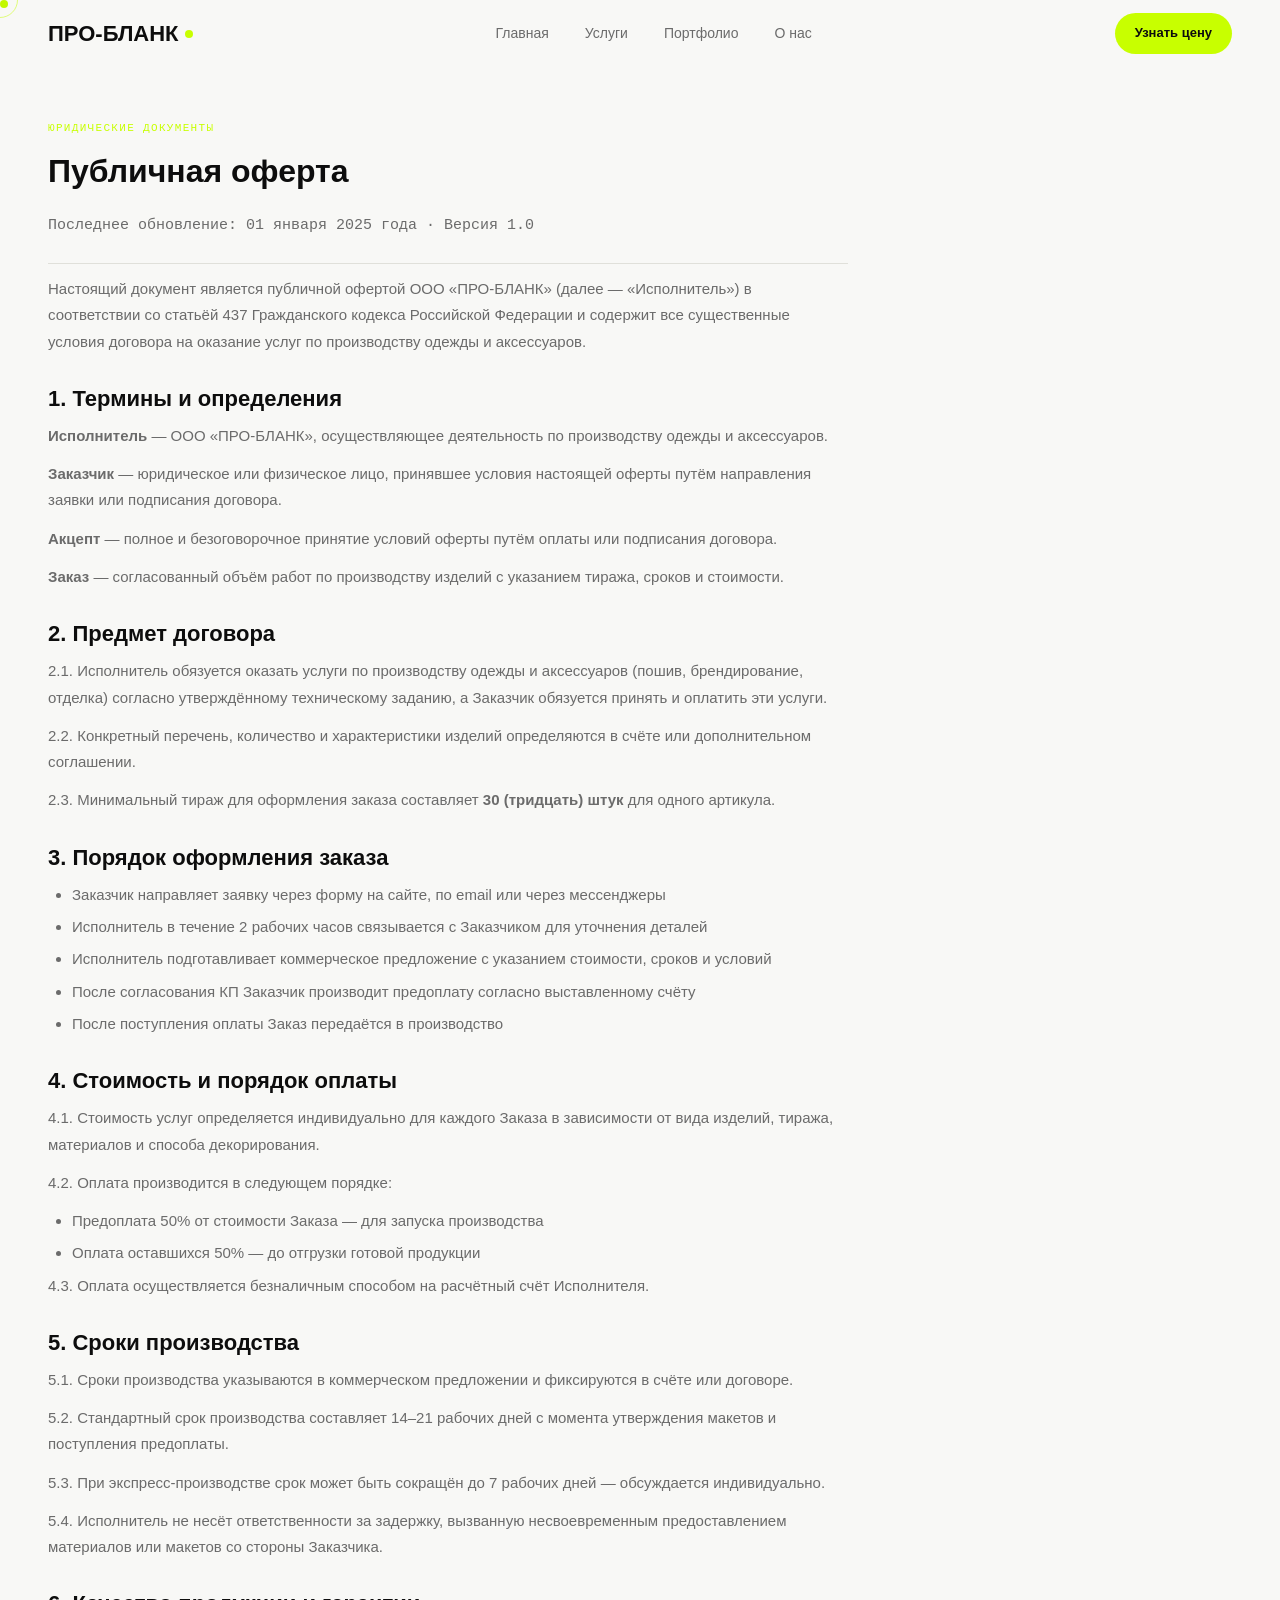
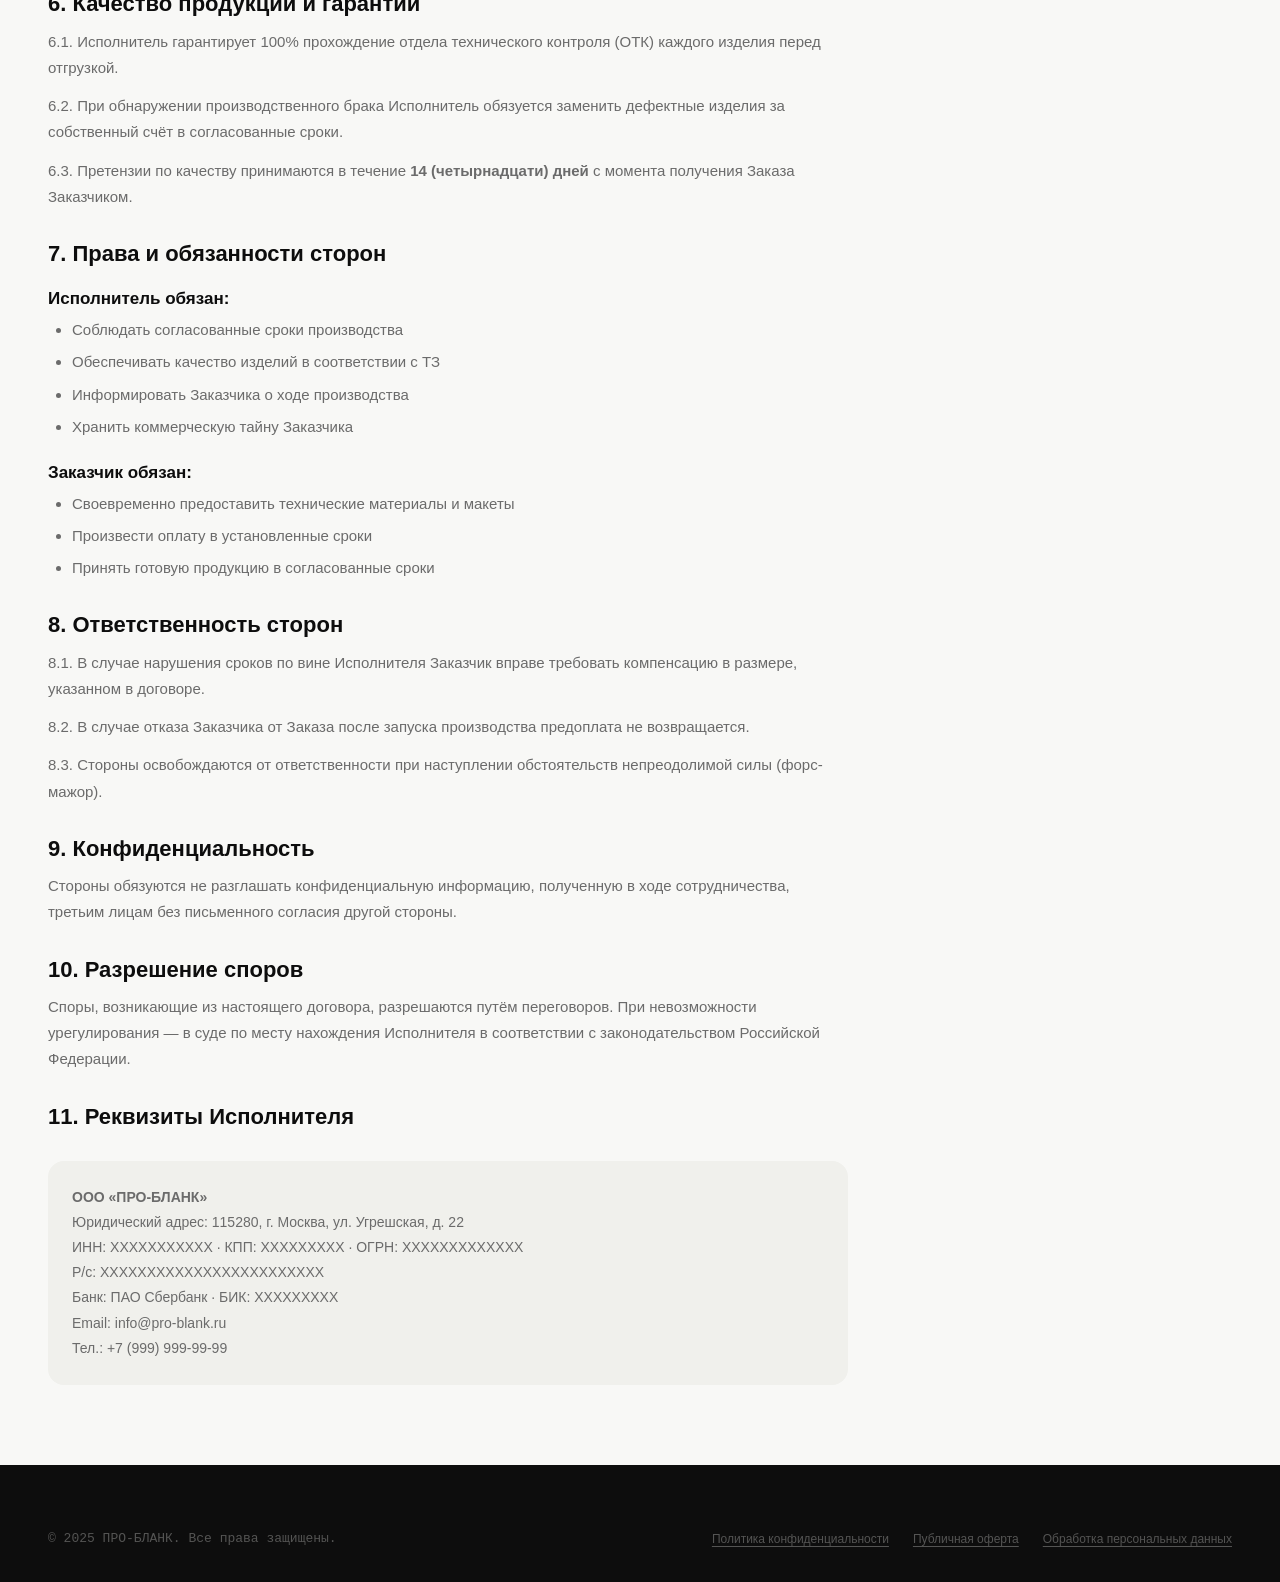
<file: offer.html>
<!DOCTYPE html>
<html lang="ru">
<head>
  <meta charset="UTF-8" />
  <meta name="viewport" content="width=device-width, initial-scale=1.0" />
  <title>Публичная оферта — ПРО-БЛАНК</title>
  <link rel="stylesheet" href="css/style.css" />
  <style>
    .policy-page { padding: 120px 0 80px; }
    .policy-content { max-width: 800px; }
    .policy-content h2 { font-size: 22px; margin: 32px 0 12px; }
    .policy-content h3 { font-size: 17px; margin: 24px 0 8px; }
    .policy-content p, .policy-content li { font-size: 15px; line-height: 1.75; color: var(--text-muted); margin-bottom: 12px; }
    .policy-content ul { list-style: disc; padding-left: 24px; }
    .policy-content li { margin-bottom: 6px; }
    .policy-meta { font-family: var(--font-mono); font-size: 12px; color: var(--text-muted); margin-bottom: 40px; padding-bottom: 24px; border-bottom: 1px solid var(--border); }
    .policy-requisites { background: var(--card-bg); border-radius: var(--r-md); padding: 24px; margin-top: 32px; font-size: 14px; line-height: 1.8; color: var(--text-muted); }
  </style>
</head>
<body>
<header class="header" id="header">
  <a href="index.html" class="header__logo">ПРО-БЛАНК<span class="accent-dot"></span></a>
  <nav class="header__nav">
    <a href="index.html">Главная</a>
    <a href="services.html">Услуги</a>
    <a href="portfolio.html">Портфолио</a>
    <a href="about.html">О нас</a>
  </nav>
  <div class="header__actions">
    <a href="index.html#cta" class="btn btn-primary btn-sm">Узнать цену</a>
  </div>
  <button class="header__burger" aria-label="Меню"><span></span><span></span><span></span></button>
</header>
<nav class="mobile-menu">
  <button class="mobile-menu__close">✕</button>
  <a href="index.html">Главная</a>
  <a href="services.html">Услуги</a>
  <a href="portfolio.html">Портфолио</a>
  <a href="about.html">О нас</a>
</nav>

<section class="policy-page">
  <div class="container">
    <div class="policy-content">
      <span class="label mb-16" style="display:block;">Юридические документы</span>
      <h1 class="display-md mb-24">Публичная оферта</h1>
      <p class="policy-meta">Последнее обновление: 01 января 2025 года · Версия 1.0</p>

      <p>Настоящий документ является публичной офертой ООО «ПРО-БЛАНК» (далее — «Исполнитель») в соответствии со статьёй 437 Гражданского кодекса Российской Федерации и содержит все существенные условия договора на оказание услуг по производству одежды и аксессуаров.</p>

      <h2>1. Термины и определения</h2>
      <p><strong>Исполнитель</strong> — ООО «ПРО-БЛАНК», осуществляющее деятельность по производству одежды и аксессуаров.</p>
      <p><strong>Заказчик</strong> — юридическое или физическое лицо, принявшее условия настоящей оферты путём направления заявки или подписания договора.</p>
      <p><strong>Акцепт</strong> — полное и безоговорочное принятие условий оферты путём оплаты или подписания договора.</p>
      <p><strong>Заказ</strong> — согласованный объём работ по производству изделий с указанием тиража, сроков и стоимости.</p>

      <h2>2. Предмет договора</h2>
      <p>2.1. Исполнитель обязуется оказать услуги по производству одежды и аксессуаров (пошив, брендирование, отделка) согласно утверждённому техническому заданию, а Заказчик обязуется принять и оплатить эти услуги.</p>
      <p>2.2. Конкретный перечень, количество и характеристики изделий определяются в счёте или дополнительном соглашении.</p>
      <p>2.3. Минимальный тираж для оформления заказа составляет <strong>30 (тридцать) штук</strong> для одного артикула.</p>

      <h2>3. Порядок оформления заказа</h2>
      <ul>
        <li>Заказчик направляет заявку через форму на сайте, по email или через мессенджеры</li>
        <li>Исполнитель в течение 2 рабочих часов связывается с Заказчиком для уточнения деталей</li>
        <li>Исполнитель подготавливает коммерческое предложение с указанием стоимости, сроков и условий</li>
        <li>После согласования КП Заказчик производит предоплату согласно выставленному счёту</li>
        <li>После поступления оплаты Заказ передаётся в производство</li>
      </ul>

      <h2>4. Стоимость и порядок оплаты</h2>
      <p>4.1. Стоимость услуг определяется индивидуально для каждого Заказа в зависимости от вида изделий, тиража, материалов и способа декорирования.</p>
      <p>4.2. Оплата производится в следующем порядке:</p>
      <ul>
        <li>Предоплата 50% от стоимости Заказа — для запуска производства</li>
        <li>Оплата оставшихся 50% — до отгрузки готовой продукции</li>
      </ul>
      <p>4.3. Оплата осуществляется безналичным способом на расчётный счёт Исполнителя.</p>

      <h2>5. Сроки производства</h2>
      <p>5.1. Сроки производства указываются в коммерческом предложении и фиксируются в счёте или договоре.</p>
      <p>5.2. Стандартный срок производства составляет 14–21 рабочих дней с момента утверждения макетов и поступления предоплаты.</p>
      <p>5.3. При экспресс-производстве срок может быть сокращён до 7 рабочих дней — обсуждается индивидуально.</p>
      <p>5.4. Исполнитель не несёт ответственности за задержку, вызванную несвоевременным предоставлением материалов или макетов со стороны Заказчика.</p>

      <h2>6. Качество продукции и гарантии</h2>
      <p>6.1. Исполнитель гарантирует 100% прохождение отдела технического контроля (ОТК) каждого изделия перед отгрузкой.</p>
      <p>6.2. При обнаружении производственного брака Исполнитель обязуется заменить дефектные изделия за собственный счёт в согласованные сроки.</p>
      <p>6.3. Претензии по качеству принимаются в течение <strong>14 (четырнадцати) дней</strong> с момента получения Заказа Заказчиком.</p>

      <h2>7. Права и обязанности сторон</h2>
      <h3>Исполнитель обязан:</h3>
      <ul>
        <li>Соблюдать согласованные сроки производства</li>
        <li>Обеспечивать качество изделий в соответствии с ТЗ</li>
        <li>Информировать Заказчика о ходе производства</li>
        <li>Хранить коммерческую тайну Заказчика</li>
      </ul>
      <h3>Заказчик обязан:</h3>
      <ul>
        <li>Своевременно предоставить технические материалы и макеты</li>
        <li>Произвести оплату в установленные сроки</li>
        <li>Принять готовую продукцию в согласованные сроки</li>
      </ul>

      <h2>8. Ответственность сторон</h2>
      <p>8.1. В случае нарушения сроков по вине Исполнителя Заказчик вправе требовать компенсацию в размере, указанном в договоре.</p>
      <p>8.2. В случае отказа Заказчика от Заказа после запуска производства предоплата не возвращается.</p>
      <p>8.3. Стороны освобождаются от ответственности при наступлении обстоятельств непреодолимой силы (форс-мажор).</p>

      <h2>9. Конфиденциальность</h2>
      <p>Стороны обязуются не разглашать конфиденциальную информацию, полученную в ходе сотрудничества, третьим лицам без письменного согласия другой стороны.</p>

      <h2>10. Разрешение споров</h2>
      <p>Споры, возникающие из настоящего договора, разрешаются путём переговоров. При невозможности урегулирования — в суде по месту нахождения Исполнителя в соответствии с законодательством Российской Федерации.</p>

      <h2>11. Реквизиты Исполнителя</h2>
      <div class="policy-requisites">
        <strong>ООО «ПРО-БЛАНК»</strong><br>
        Юридический адрес: 115280, г. Москва, ул. Угрешская, д. 22<br>
        ИНН: ХXXXXXXXXXX · КПП: XXXXXXXXX · ОГРН: XXXXXXXXXXXXX<br>
        Р/с: XXXXXXXXXXXXXXXXXXXXXXXX<br>
        Банк: ПАО Сбербанк · БИК: XXXXXXXXX<br>
        Email: <a href="mailto:info@pro-blank.ru">info@pro-blank.ru</a><br>
        Тел.: <a href="tel:+79999999999">+7 (999) 999-99-99</a>
      </div>
    </div>
  </div>
</section>

<footer class="footer">
  <div class="container">
    <div class="footer__bottom" style="padding-top:0;border:none;">
      <span class="footer__copy">© 2025 ПРО-БЛАНК. Все права защищены.</span>
      <div class="footer__policies">
        <a href="privacy.html">Политика конфиденциальности</a>
        <a href="offer.html">Публичная оферта</a>
        <a href="personal-data.html">Обработка персональных данных</a>
      </div>
    </div>
  </div>
</footer>
<script src="js/main.js"></script>
</body>
</html>
</file>
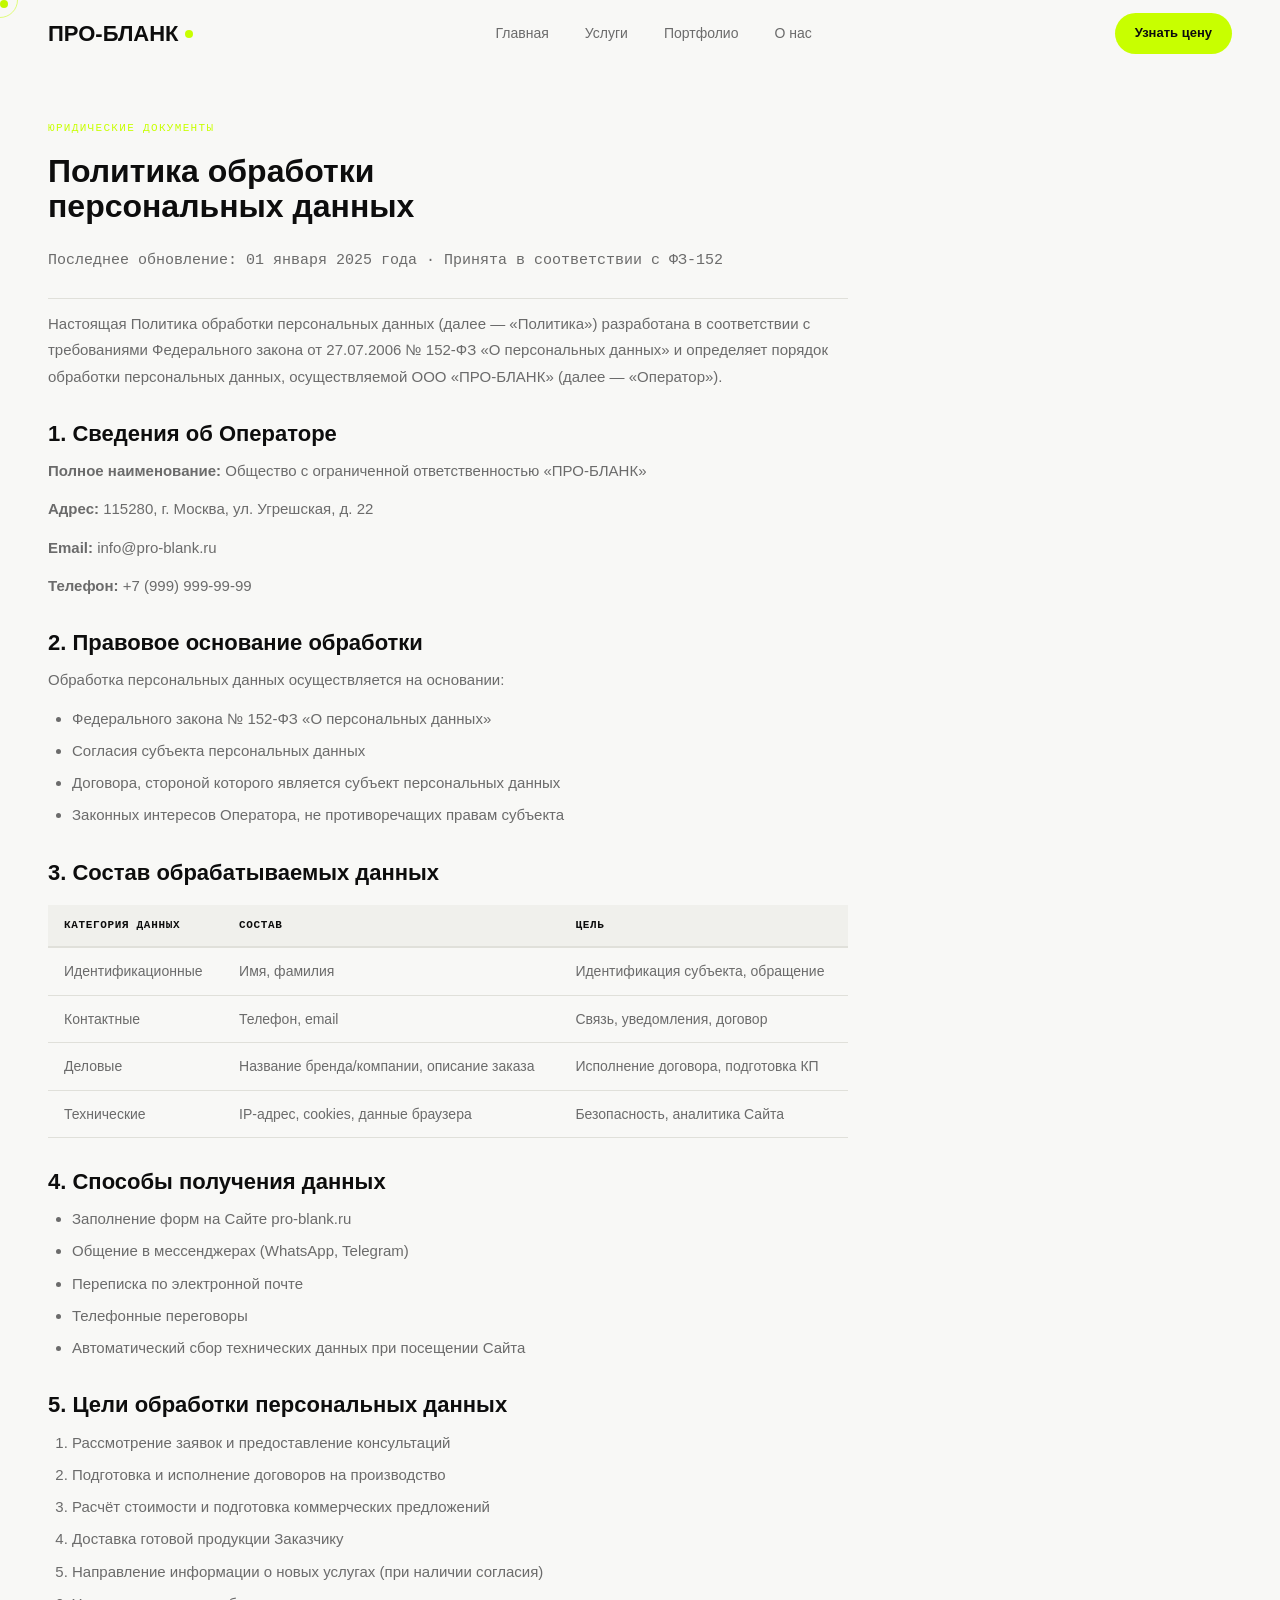
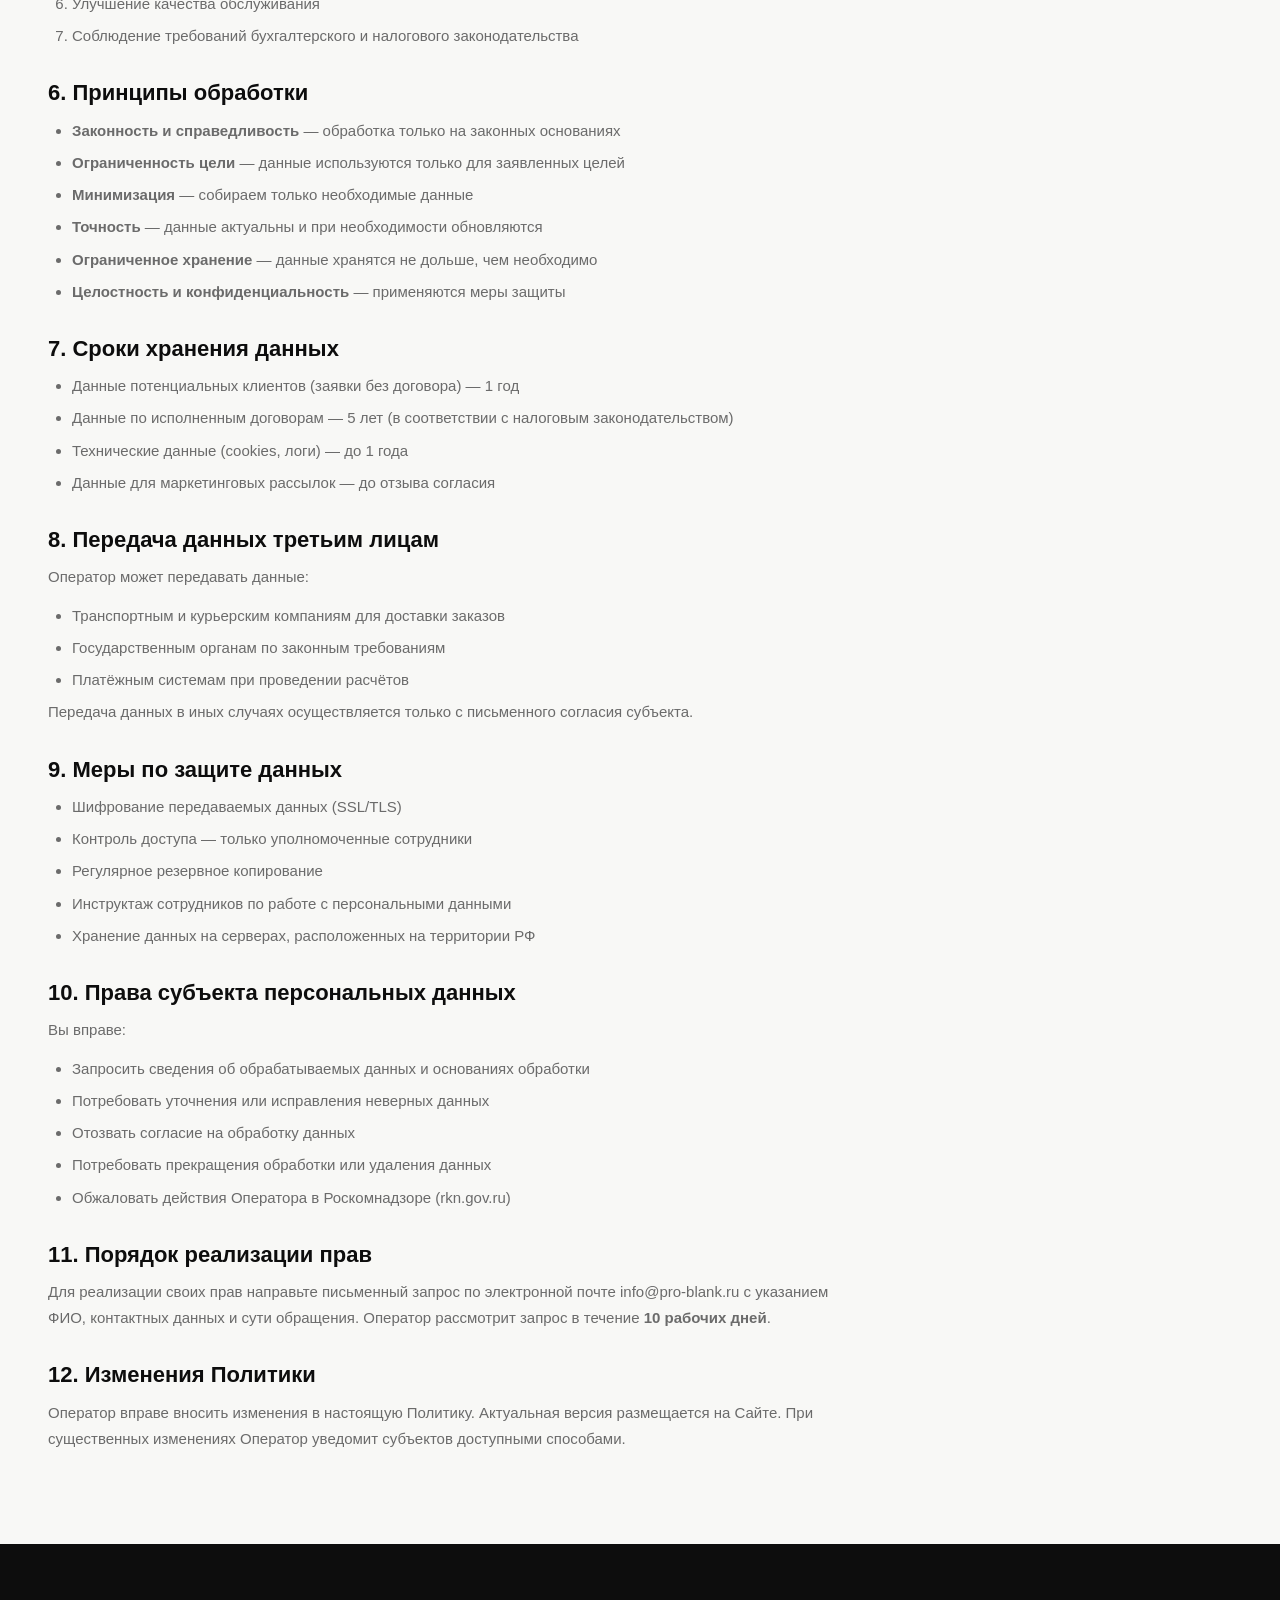
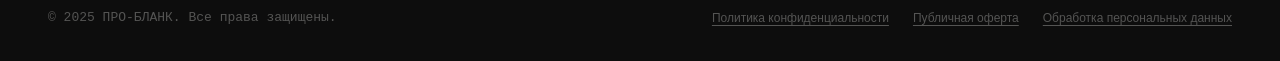
<file: personal-data.html>
<!DOCTYPE html>
<html lang="ru">
<head>
  <meta charset="UTF-8" />
  <meta name="viewport" content="width=device-width, initial-scale=1.0" />
  <title>Политика обработки персональных данных — ПРО-БЛАНК</title>
  <link rel="stylesheet" href="css/style.css" />
  <style>
    .policy-page { padding: 120px 0 80px; }
    .policy-content { max-width: 800px; }
    .policy-content h2 { font-size: 22px; margin: 32px 0 12px; }
    .policy-content p, .policy-content li { font-size: 15px; line-height: 1.75; color: var(--text-muted); margin-bottom: 12px; }
    .policy-content ul, .policy-content ol { padding-left: 24px; }
    .policy-content ul { list-style: disc; }
    .policy-content ol { list-style: decimal; }
    .policy-content li { margin-bottom: 6px; }
    .policy-meta { font-family: var(--font-mono); font-size: 12px; color: var(--text-muted); margin-bottom: 40px; padding-bottom: 24px; border-bottom: 1px solid var(--border); }
    table { width: 100%; border-collapse: collapse; margin: 20px 0; font-size: 14px; }
    th { background: var(--card-bg); padding: 12px 16px; text-align: left; font-family: var(--font-mono); font-size: 11px; letter-spacing: 0.06em; text-transform: uppercase; border-bottom: 2px solid var(--border); }
    td { padding: 12px 16px; border-bottom: 1px solid var(--border); color: var(--text-muted); vertical-align: top; }
  </style>
</head>
<body>
<header class="header" id="header">
  <a href="index.html" class="header__logo">ПРО-БЛАНК<span class="accent-dot"></span></a>
  <nav class="header__nav">
    <a href="index.html">Главная</a>
    <a href="services.html">Услуги</a>
    <a href="portfolio.html">Портфолио</a>
    <a href="about.html">О нас</a>
  </nav>
  <div class="header__actions">
    <a href="index.html#cta" class="btn btn-primary btn-sm">Узнать цену</a>
  </div>
  <button class="header__burger" aria-label="Меню"><span></span><span></span><span></span></button>
</header>
<nav class="mobile-menu">
  <button class="mobile-menu__close">✕</button>
  <a href="index.html">Главная</a>
  <a href="services.html">Услуги</a>
  <a href="portfolio.html">Портфолио</a>
  <a href="about.html">О нас</a>
</nav>

<section class="policy-page">
  <div class="container">
    <div class="policy-content">
      <span class="label mb-16" style="display:block;">Юридические документы</span>
      <h1 class="display-md mb-24">Политика обработки<br>персональных данных</h1>
      <p class="policy-meta">Последнее обновление: 01 января 2025 года · Принята в соответствии с ФЗ-152</p>

      <p>Настоящая Политика обработки персональных данных (далее — «Политика») разработана в соответствии с требованиями Федерального закона от 27.07.2006 № 152-ФЗ «О персональных данных» и определяет порядок обработки персональных данных, осуществляемой ООО «ПРО-БЛАНК» (далее — «Оператор»).</p>

      <h2>1. Сведения об Операторе</h2>
      <p><strong>Полное наименование:</strong> Общество с ограниченной ответственностью «ПРО-БЛАНК»</p>
      <p><strong>Адрес:</strong> 115280, г. Москва, ул. Угрешская, д. 22</p>
      <p><strong>Email:</strong> <a href="mailto:info@pro-blank.ru">info@pro-blank.ru</a></p>
      <p><strong>Телефон:</strong> <a href="tel:+79999999999">+7 (999) 999-99-99</a></p>

      <h2>2. Правовое основание обработки</h2>
      <p>Обработка персональных данных осуществляется на основании:</p>
      <ul>
        <li>Федерального закона № 152-ФЗ «О персональных данных»</li>
        <li>Согласия субъекта персональных данных</li>
        <li>Договора, стороной которого является субъект персональных данных</li>
        <li>Законных интересов Оператора, не противоречащих правам субъекта</li>
      </ul>

      <h2>3. Состав обрабатываемых данных</h2>
      <table>
        <thead>
          <tr>
            <th>Категория данных</th>
            <th>Состав</th>
            <th>Цель</th>
          </tr>
        </thead>
        <tbody>
          <tr>
            <td>Идентификационные</td>
            <td>Имя, фамилия</td>
            <td>Идентификация субъекта, обращение</td>
          </tr>
          <tr>
            <td>Контактные</td>
            <td>Телефон, email</td>
            <td>Связь, уведомления, договор</td>
          </tr>
          <tr>
            <td>Деловые</td>
            <td>Название бренда/компании, описание заказа</td>
            <td>Исполнение договора, подготовка КП</td>
          </tr>
          <tr>
            <td>Технические</td>
            <td>IP-адрес, cookies, данные браузера</td>
            <td>Безопасность, аналитика Сайта</td>
          </tr>
        </tbody>
      </table>

      <h2>4. Способы получения данных</h2>
      <ul>
        <li>Заполнение форм на Сайте pro-blank.ru</li>
        <li>Общение в мессенджерах (WhatsApp, Telegram)</li>
        <li>Переписка по электронной почте</li>
        <li>Телефонные переговоры</li>
        <li>Автоматический сбор технических данных при посещении Сайта</li>
      </ul>

      <h2>5. Цели обработки персональных данных</h2>
      <ol>
        <li>Рассмотрение заявок и предоставление консультаций</li>
        <li>Подготовка и исполнение договоров на производство</li>
        <li>Расчёт стоимости и подготовка коммерческих предложений</li>
        <li>Доставка готовой продукции Заказчику</li>
        <li>Направление информации о новых услугах (при наличии согласия)</li>
        <li>Улучшение качества обслуживания</li>
        <li>Соблюдение требований бухгалтерского и налогового законодательства</li>
      </ol>

      <h2>6. Принципы обработки</h2>
      <ul>
        <li><strong>Законность и справедливость</strong> — обработка только на законных основаниях</li>
        <li><strong>Ограниченность цели</strong> — данные используются только для заявленных целей</li>
        <li><strong>Минимизация</strong> — собираем только необходимые данные</li>
        <li><strong>Точность</strong> — данные актуальны и при необходимости обновляются</li>
        <li><strong>Ограниченное хранение</strong> — данные хранятся не дольше, чем необходимо</li>
        <li><strong>Целостность и конфиденциальность</strong> — применяются меры защиты</li>
      </ul>

      <h2>7. Сроки хранения данных</h2>
      <ul>
        <li>Данные потенциальных клиентов (заявки без договора) — 1 год</li>
        <li>Данные по исполненным договорам — 5 лет (в соответствии с налоговым законодательством)</li>
        <li>Технические данные (cookies, логи) — до 1 года</li>
        <li>Данные для маркетинговых рассылок — до отзыва согласия</li>
      </ul>

      <h2>8. Передача данных третьим лицам</h2>
      <p>Оператор может передавать данные:</p>
      <ul>
        <li>Транспортным и курьерским компаниям для доставки заказов</li>
        <li>Государственным органам по законным требованиям</li>
        <li>Платёжным системам при проведении расчётов</li>
      </ul>
      <p>Передача данных в иных случаях осуществляется только с письменного согласия субъекта.</p>

      <h2>9. Меры по защите данных</h2>
      <ul>
        <li>Шифрование передаваемых данных (SSL/TLS)</li>
        <li>Контроль доступа — только уполномоченные сотрудники</li>
        <li>Регулярное резервное копирование</li>
        <li>Инструктаж сотрудников по работе с персональными данными</li>
        <li>Хранение данных на серверах, расположенных на территории РФ</li>
      </ul>

      <h2>10. Права субъекта персональных данных</h2>
      <p>Вы вправе:</p>
      <ul>
        <li>Запросить сведения об обрабатываемых данных и основаниях обработки</li>
        <li>Потребовать уточнения или исправления неверных данных</li>
        <li>Отозвать согласие на обработку данных</li>
        <li>Потребовать прекращения обработки или удаления данных</li>
        <li>Обжаловать действия Оператора в Роскомнадзоре (rkn.gov.ru)</li>
      </ul>

      <h2>11. Порядок реализации прав</h2>
      <p>Для реализации своих прав направьте письменный запрос по электронной почте <a href="mailto:info@pro-blank.ru">info@pro-blank.ru</a> с указанием ФИО, контактных данных и сути обращения. Оператор рассмотрит запрос в течение <strong>10 рабочих дней</strong>.</p>

      <h2>12. Изменения Политики</h2>
      <p>Оператор вправе вносить изменения в настоящую Политику. Актуальная версия размещается на Сайте. При существенных изменениях Оператор уведомит субъектов доступными способами.</p>
    </div>
  </div>
</section>

<footer class="footer">
  <div class="container">
    <div class="footer__bottom" style="padding-top:0;border:none;">
      <span class="footer__copy">© 2025 ПРО-БЛАНК. Все права защищены.</span>
      <div class="footer__policies">
        <a href="privacy.html">Политика конфиденциальности</a>
        <a href="offer.html">Публичная оферта</a>
        <a href="personal-data.html">Обработка персональных данных</a>
      </div>
    </div>
  </div>
</footer>
<script src="js/main.js"></script>
</body>
</html>
</file>
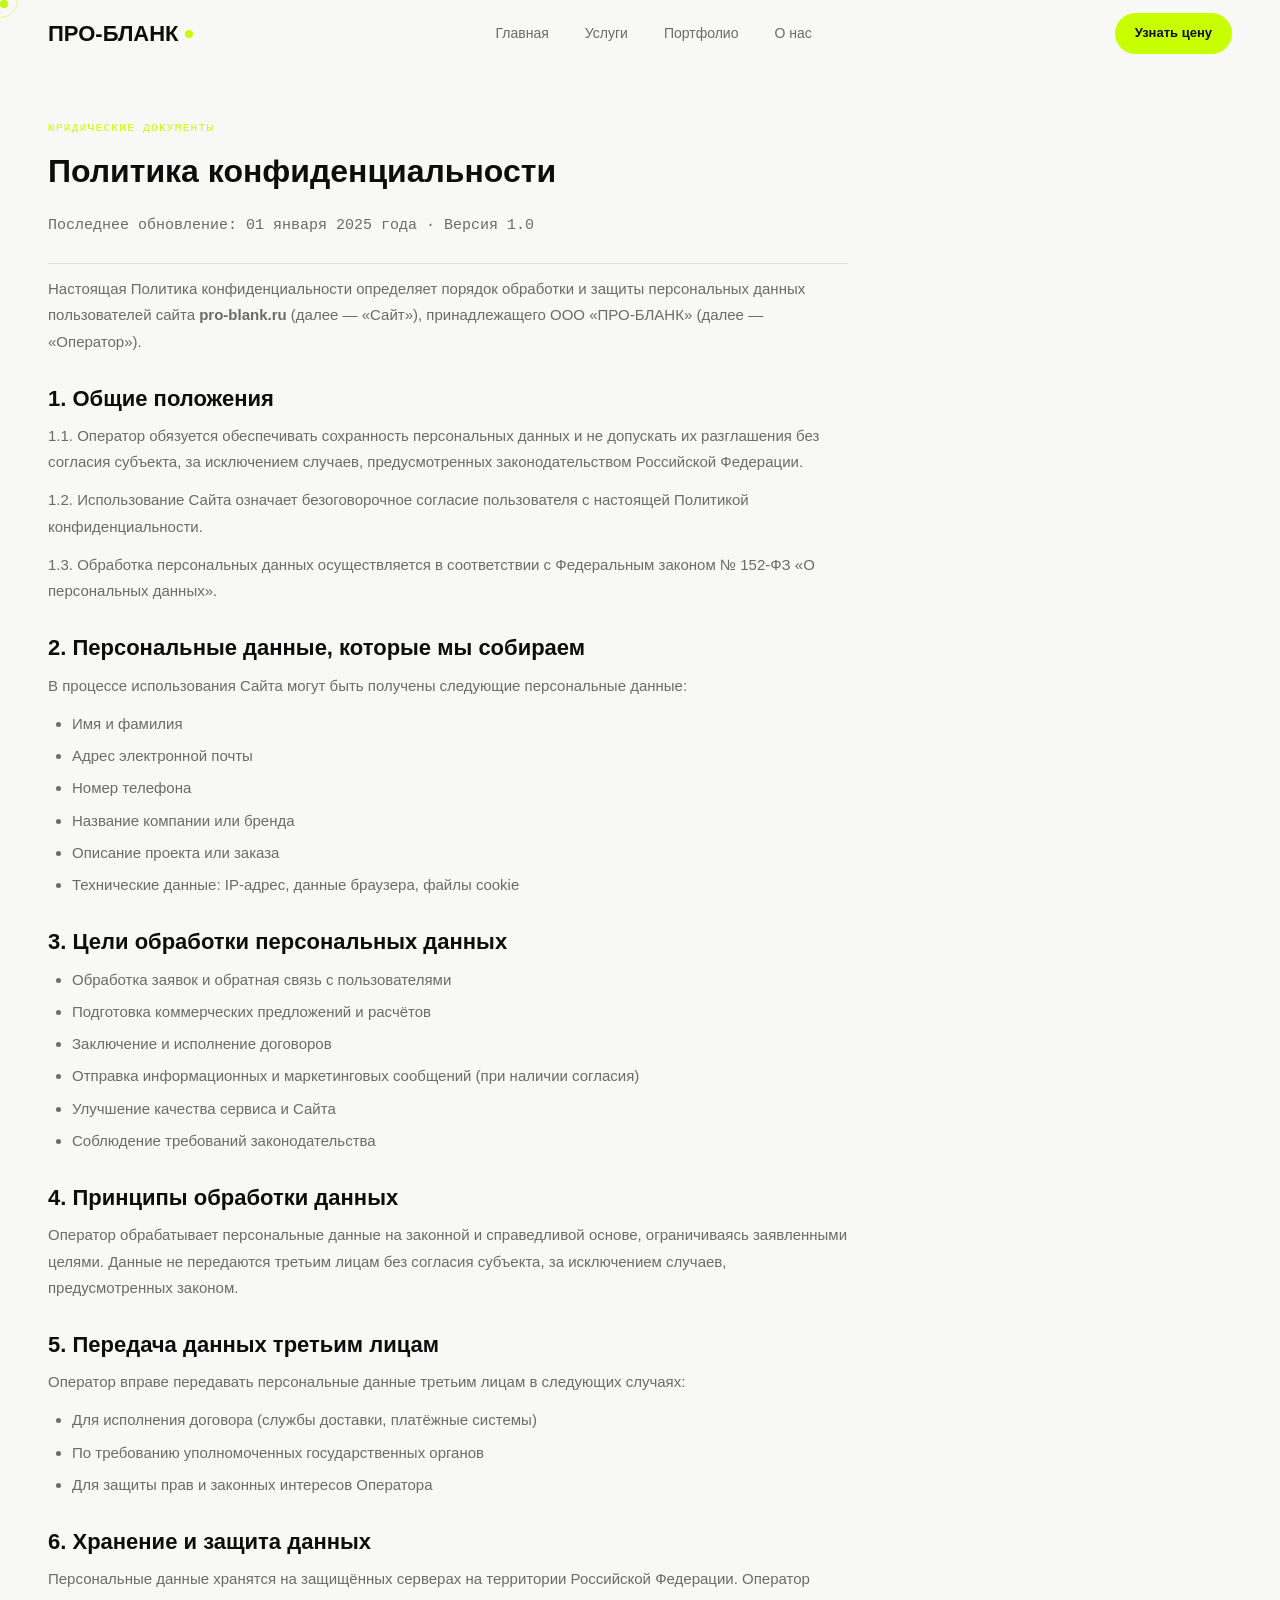
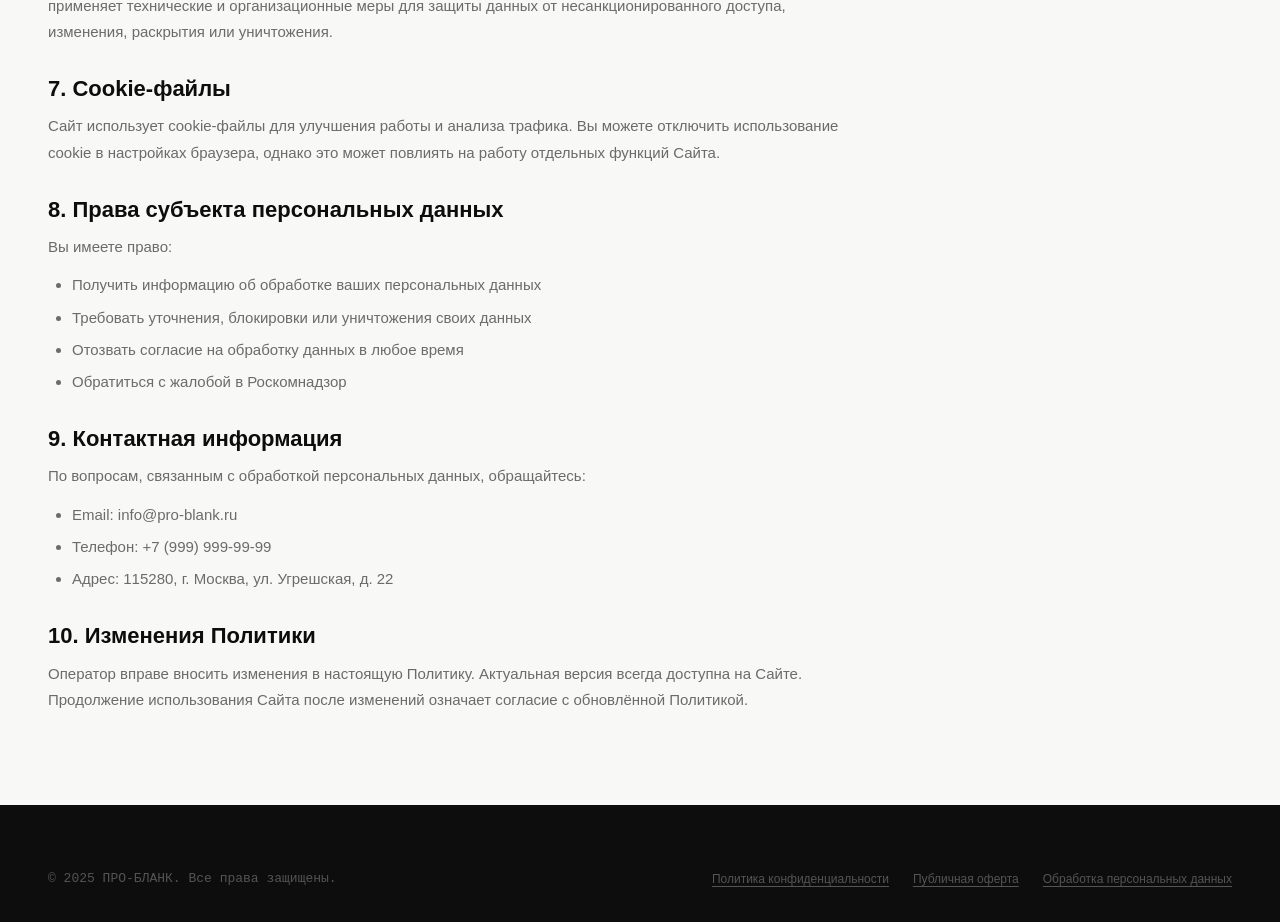
<file: privacy.html>
<!DOCTYPE html>
<html lang="ru">
<head>
  <meta charset="UTF-8" />
  <meta name="viewport" content="width=device-width, initial-scale=1.0" />
  <title>Политика конфиденциальности — ПРО-БЛАНК</title>
  <link rel="stylesheet" href="css/style.css" />
  <style>
    .policy-page { padding: 120px 0 80px; }
    .policy-content { max-width: 800px; }
    .policy-content h2 { font-size: 22px; margin: 32px 0 12px; }
    .policy-content h3 { font-size: 17px; margin: 24px 0 8px; color: var(--text-muted); }
    .policy-content p, .policy-content li { font-size: 15px; line-height: 1.75; color: var(--text-muted); margin-bottom: 12px; }
    .policy-content ul { list-style: disc; padding-left: 24px; }
    .policy-content li { margin-bottom: 6px; }
    .policy-meta { font-family: var(--font-mono); font-size: 12px; color: var(--text-muted); margin-bottom: 40px; padding-bottom: 24px; border-bottom: 1px solid var(--border); }
  </style>
</head>
<body>
<header class="header" id="header">
  <a href="index.html" class="header__logo">ПРО-БЛАНК<span class="accent-dot"></span></a>
  <nav class="header__nav">
    <a href="index.html">Главная</a>
    <a href="services.html">Услуги</a>
    <a href="portfolio.html">Портфолио</a>
    <a href="about.html">О нас</a>
  </nav>
  <div class="header__actions">
    <a href="index.html#cta" class="btn btn-primary btn-sm">Узнать цену</a>
  </div>
  <button class="header__burger" aria-label="Меню"><span></span><span></span><span></span></button>
</header>
<nav class="mobile-menu">
  <button class="mobile-menu__close">✕</button>
  <a href="index.html">Главная</a>
  <a href="services.html">Услуги</a>
  <a href="portfolio.html">Портфолио</a>
  <a href="about.html">О нас</a>
</nav>

<section class="policy-page">
  <div class="container">
    <div class="policy-content">
      <span class="label mb-16" style="display:block;">Юридические документы</span>
      <h1 class="display-md mb-24">Политика конфиденциальности</h1>
      <p class="policy-meta">Последнее обновление: 01 января 2025 года · Версия 1.0</p>

      <p>Настоящая Политика конфиденциальности определяет порядок обработки и защиты персональных данных пользователей сайта <strong>pro-blank.ru</strong> (далее — «Сайт»), принадлежащего ООО «ПРО-БЛАНК» (далее — «Оператор»).</p>

      <h2>1. Общие положения</h2>
      <p>1.1. Оператор обязуется обеспечивать сохранность персональных данных и не допускать их разглашения без согласия субъекта, за исключением случаев, предусмотренных законодательством Российской Федерации.</p>
      <p>1.2. Использование Сайта означает безоговорочное согласие пользователя с настоящей Политикой конфиденциальности.</p>
      <p>1.3. Обработка персональных данных осуществляется в соответствии с Федеральным законом № 152-ФЗ «О персональных данных».</p>

      <h2>2. Персональные данные, которые мы собираем</h2>
      <p>В процессе использования Сайта могут быть получены следующие персональные данные:</p>
      <ul>
        <li>Имя и фамилия</li>
        <li>Адрес электронной почты</li>
        <li>Номер телефона</li>
        <li>Название компании или бренда</li>
        <li>Описание проекта или заказа</li>
        <li>Технические данные: IP-адрес, данные браузера, файлы cookie</li>
      </ul>

      <h2>3. Цели обработки персональных данных</h2>
      <ul>
        <li>Обработка заявок и обратная связь с пользователями</li>
        <li>Подготовка коммерческих предложений и расчётов</li>
        <li>Заключение и исполнение договоров</li>
        <li>Отправка информационных и маркетинговых сообщений (при наличии согласия)</li>
        <li>Улучшение качества сервиса и Сайта</li>
        <li>Соблюдение требований законодательства</li>
      </ul>

      <h2>4. Принципы обработки данных</h2>
      <p>Оператор обрабатывает персональные данные на законной и справедливой основе, ограничиваясь заявленными целями. Данные не передаются третьим лицам без согласия субъекта, за исключением случаев, предусмотренных законом.</p>

      <h2>5. Передача данных третьим лицам</h2>
      <p>Оператор вправе передавать персональные данные третьим лицам в следующих случаях:</p>
      <ul>
        <li>Для исполнения договора (службы доставки, платёжные системы)</li>
        <li>По требованию уполномоченных государственных органов</li>
        <li>Для защиты прав и законных интересов Оператора</li>
      </ul>

      <h2>6. Хранение и защита данных</h2>
      <p>Персональные данные хранятся на защищённых серверах на территории Российской Федерации. Оператор применяет технические и организационные меры для защиты данных от несанкционированного доступа, изменения, раскрытия или уничтожения.</p>

      <h2>7. Cookie-файлы</h2>
      <p>Сайт использует cookie-файлы для улучшения работы и анализа трафика. Вы можете отключить использование cookie в настройках браузера, однако это может повлиять на работу отдельных функций Сайта.</p>

      <h2>8. Права субъекта персональных данных</h2>
      <p>Вы имеете право:</p>
      <ul>
        <li>Получить информацию об обработке ваших персональных данных</li>
        <li>Требовать уточнения, блокировки или уничтожения своих данных</li>
        <li>Отозвать согласие на обработку данных в любое время</li>
        <li>Обратиться с жалобой в Роскомнадзор</li>
      </ul>

      <h2>9. Контактная информация</h2>
      <p>По вопросам, связанным с обработкой персональных данных, обращайтесь:</p>
      <ul>
        <li>Email: <a href="mailto:info@pro-blank.ru">info@pro-blank.ru</a></li>
        <li>Телефон: <a href="tel:+79999999999">+7 (999) 999-99-99</a></li>
        <li>Адрес: 115280, г. Москва, ул. Угрешская, д. 22</li>
      </ul>

      <h2>10. Изменения Политики</h2>
      <p>Оператор вправе вносить изменения в настоящую Политику. Актуальная версия всегда доступна на Сайте. Продолжение использования Сайта после изменений означает согласие с обновлённой Политикой.</p>
    </div>
  </div>
</section>

<footer class="footer">
  <div class="container">
    <div class="footer__bottom" style="padding-top:0;border:none;">
      <span class="footer__copy">© 2025 ПРО-БЛАНК. Все права защищены.</span>
      <div class="footer__policies">
        <a href="privacy.html">Политика конфиденциальности</a>
        <a href="offer.html">Публичная оферта</a>
        <a href="personal-data.html">Обработка персональных данных</a>
      </div>
    </div>
  </div>
</footer>

<script src="js/main.js"></script>
</body>
</html>
</file>
<file: css/style.css>
/* ============================================
   ПРО-БЛАНК — Global Stylesheet
   Y2K Modern B2B Manufacturing
   ============================================ */

/* Google Fonts loaded via <link> in HTML head for non-blocking delivery */

/* ---- TOKENS ---- */
:root {
  --bg:         #F8F8F6;
  --bg-dark:    #0D0D0D;
  --text:       #0D0D0D;
  --text-muted: #6B6B6B;
  --text-inv:   #F8F8F6;
  --accent:     #C8FF00;
  --accent-dim: #a8d900;
  --chrome:     #C4C4D0;
  --card-bg:    #F0F0EC;
  --border:     #E0E0DA;
  --border-dark:#2A2A2A;

  --font-display: 'Unbounded', sans-serif;
  --font-body:    'Inter', sans-serif;
  --font-mono:    'Space Mono', monospace;

  --r-sm:  8px;
  --r-md:  16px;
  --r-lg:  24px;
  --r-xl:  40px;

  --transition: 0.4s cubic-bezier(0.25, 0.46, 0.45, 0.94);
  --transition-fast: 0.2s ease;

  --max-w: 1320px;
  --gutter: clamp(16px, 4vw, 48px);
}

/* ---- RESET ---- */
*, *::before, *::after { box-sizing: border-box; margin: 0; padding: 0; }
html { scroll-behavior: smooth; font-size: 16px; }
body {
  font-family: var(--font-body);
  background: var(--bg);
  color: var(--text);
  line-height: 1.6;
  overflow-x: hidden;
  -webkit-font-smoothing: antialiased;
}
img { display: block; max-width: 100%; }
a { color: inherit; text-decoration: none; }
button { cursor: pointer; border: none; background: none; font: inherit; }
ul, ol { list-style: none; }
input, textarea, select { font: inherit; }

/* ---- TYPOGRAPHY ---- */
h1, h2, h3, h4, h5 {
  font-family: var(--font-display);
  font-weight: 700;
  line-height: 1.1;
  letter-spacing: 0;
}
.display-xl {
  /* Unbounded шире Space Grotesk — кегль уменьшен, трекинг сброшен */
  font-size: clamp(28px, 5vw, 72px);
  font-weight: 700;
  line-height: 1.0;
  letter-spacing: 0;
  text-transform: uppercase;
}
.display-lg {
  font-size: clamp(20px, 3.5vw, 48px);
  font-weight: 700;
  line-height: 1.05;
  letter-spacing: 0;
  text-transform: uppercase;
}
.display-md {
  font-size: clamp(16px, 2.5vw, 32px);
  font-weight: 700;
  letter-spacing: 0;
}
.label {
  font-family: var(--font-mono);
  font-size: 11px;
  letter-spacing: 0.12em;
  text-transform: uppercase;
  color: var(--accent);
}
.label-accent {
  font-family: var(--font-mono);
  font-size: 11px;
  letter-spacing: 0.12em;
  text-transform: uppercase;
  color: var(--accent);
}

/* ---- LAYOUT ---- */
.container {
  max-width: var(--max-w);
  margin: 0 auto;
  padding: 0 var(--gutter);
}
.section { padding: clamp(36px, 5vw, 64px) 0; }
.section-sm { padding: clamp(20px, 3vw, 40px) 0; }

/* ---- HEADER ---- */
.header {
  position: fixed;
  top: 0; left: 0; right: 0;
  z-index: 1000;
  padding: 0 var(--gutter);
  height: 68px;
  display: flex;
  align-items: center;
  justify-content: space-between;
  transition: background var(--transition), border-color var(--transition);
  border-bottom: 1px solid transparent;
  will-change: transform;
}
.header.scrolled {
  background: rgba(248, 248, 246, 0.95);
  backdrop-filter: blur(12px);
  -webkit-backdrop-filter: blur(12px);
  border-bottom-color: var(--border);
}
.header.dark {
  /* Gradient ensures logo/nav are always readable on dark hero sections */
  background: linear-gradient(180deg, rgba(10,10,10,0.65) 0%, transparent 100%);
}
.header.dark.scrolled {
  background: rgba(13, 13, 13, 0.95);
  border-bottom-color: var(--border-dark);
}
.header__logo {
  font-family: var(--font-display);
  font-weight: 700;
  font-size: 22px;
  letter-spacing: 0;
  color: var(--text);
  display: flex;
  align-items: center;
  gap: 6px;
}
.header__logo .accent-dot {
  width: 8px; height: 8px;
  background: var(--accent);
  border-radius: 50%;
  display: inline-block;
  flex-shrink: 0;
}
.header.dark .header__logo { color: var(--text-inv); }
.header__nav {
  display: flex;
  align-items: center;
  gap: 36px;
}
.header__nav a {
  font-size: 14px;
  font-weight: 500;
  color: var(--text-muted);
  transition: color var(--transition-fast);
  position: relative;
}
.header__nav a::after {
  content: '';
  position: absolute;
  bottom: -2px; left: 0;
  width: 100%; height: 1px;
  background: var(--accent);
  transform: scaleX(0);
  transform-origin: left;
  transition: transform var(--transition-fast);
}
.header__nav a:hover { color: var(--text); }
.header__nav a:hover::after { transform: scaleX(1); }
.header__nav a.active::after { transform: scaleX(1); }
.header__nav a.active { color: var(--text); }
.header.dark .header__nav a { color: rgba(248,248,246,0.6); }
.header.dark .header__nav a:hover { color: var(--text-inv); }
.header__actions {
  display: flex;
  align-items: center;
  gap: 12px;
}
.header__messenger {
  display: flex;
  align-items: center;
  gap: 8px;
}
.header__messenger a {
  width: 36px; height: 36px;
  border-radius: 50%;
  display: flex;
  align-items: center;
  justify-content: center;
  background: var(--card-bg);
  transition: background var(--transition-fast), transform var(--transition-fast);
  font-size: 16px;
}
.header__messenger a:hover {
  background: var(--accent);
  transform: scale(1.1);
}
.header.dark .header__messenger a {
  background: rgba(255,255,255,0.1);
  color: white;
}
.header.dark .header__messenger a:hover {
  background: var(--accent);
  color: var(--bg-dark);
}

/* Mobile menu */
.header__burger {
  display: none;
  flex-direction: column;
  gap: 5px;
  cursor: pointer;
  padding: 6px;
}
.header__burger span {
  display: block;
  width: 24px; height: 2px;
  background: var(--text);
  border-radius: 2px;
  transition: all var(--transition-fast);
}
.header.dark .header__burger span { background: var(--text-inv); }
.mobile-menu {
  position: fixed;
  top: 0; left: 0; right: 0; bottom: 0;
  background: var(--bg-dark);
  z-index: 999;
  display: flex;
  flex-direction: column;
  padding: 100px var(--gutter) 40px;
  transform: translateX(100%);
  transition: transform 0.5s cubic-bezier(0.77, 0, 0.175, 1);
}
.mobile-menu.open { transform: translateX(0); }
.mobile-menu a {
  font-family: var(--font-display);
  font-size: clamp(32px, 6vw, 48px);
  font-weight: 700;
  color: var(--text-inv);
  padding: 12px 0;
  border-bottom: 1px solid var(--border-dark);
  letter-spacing: 0;
  transition: color var(--transition-fast), transform var(--transition-fast);
}
.mobile-menu a:hover {
  color: var(--accent);
  transform: translateX(12px);
}
.mobile-menu__close {
  position: absolute;
  top: 20px; right: var(--gutter);
  width: 44px; height: 44px;
  display: flex; align-items: center; justify-content: center;
  color: var(--text-inv);
  font-size: 24px;
}
.mobile-menu__contacts {
  margin-top: auto;
  display: flex;
  gap: 16px;
}
.mobile-menu__contacts a {
  font-family: var(--font-body);
  font-size: 14px;
  border: none;
  padding: 0;
  color: var(--text-muted);
}

/* ---- BUTTONS ---- */
.btn {
  display: inline-flex;
  align-items: center;
  gap: 8px;
  padding: 14px 28px;
  border-radius: 100px;
  font-family: var(--font-display);
  font-weight: 600;
  font-size: 14px;
  letter-spacing: 0;
  transition: all var(--transition-fast);
  cursor: pointer;
  white-space: nowrap;
}
.btn-primary {
  background: var(--accent);
  color: var(--bg-dark);
}
.btn-primary:hover {
  background: var(--bg-dark);
  color: var(--accent);
  transform: translateY(-2px);
  box-shadow: 0 8px 24px rgba(0,0,0,0.15);
}
.btn-dark {
  background: var(--bg-dark);
  color: var(--text-inv);
}
.btn-dark:hover {
  background: var(--accent);
  color: var(--bg-dark);
  transform: translateY(-2px);
}
.btn-outline {
  background: transparent;
  color: var(--text);
  border: 1.5px solid var(--text);
}
.btn-outline:hover {
  background: var(--text);
  color: var(--bg);
  transform: translateY(-2px);
}
.btn-outline-inv {
  background: transparent;
  color: var(--text-inv);
  border: 1.5px solid rgba(248,248,246,0.3);
}
.btn-outline-inv:hover {
  background: var(--accent);
  color: var(--bg-dark);
  border-color: var(--accent);
}
.btn-lg { padding: 18px 36px; font-size: 16px; }
.btn-sm { padding: 10px 20px; font-size: 13px; }
.btn svg, .btn .arrow {
  transition: transform var(--transition-fast);
  width: 16px; height: 16px;
}
.btn:hover svg, .btn:hover .arrow { transform: translate(3px, -3px); }

/* ---- TICKER / MARQUEE ---- */
.ticker {
  overflow: hidden;
  border-top: 1px solid var(--border);
  border-bottom: 1px solid var(--border);
  padding: 14px 0;
  background: var(--bg);
}
.ticker.dark {
  border-color: var(--border-dark);
  background: var(--bg-dark);
}
.ticker-track {
  display: flex;
  gap: 0;
  animation: ticker-scroll 28s linear infinite;
  width: max-content;
}
.ticker-track:hover { animation-play-state: paused; }
.ticker-item {
  font-family: var(--font-mono);
  font-size: 12px;
  letter-spacing: 0.1em;
  text-transform: uppercase;
  color: var(--text-muted);
  padding: 0 32px;
  white-space: nowrap;
  display: flex;
  align-items: center;
  gap: 32px;
}
.ticker-item::after {
  content: '·';
  color: var(--accent);
  font-size: 20px;
  line-height: 1;
}
.ticker.dark .ticker-item { color: rgba(248,248,246,0.4); }
@keyframes ticker-scroll {
  from { transform: translateX(0); }
  to { transform: translateX(-50%); }
}

/* ---- TAG ---- */
.tag {
  display: inline-flex;
  align-items: center;
  gap: 6px;
  padding: 6px 14px;
  border-radius: 100px;
  font-family: var(--font-mono);
  font-size: 11px;
  letter-spacing: 0.08em;
  text-transform: uppercase;
  border: 1px solid var(--border);
  color: var(--text-muted);
}
.tag.accent {
  background: var(--accent);
  color: var(--bg-dark);
  border-color: var(--accent);
}
.tag.dark {
  background: var(--bg-dark);
  color: var(--text-inv);
  border-color: var(--bg-dark);
}

/* ---- CARDS ---- */
.card {
  background: var(--card-bg);
  border-radius: var(--r-lg);
  overflow: hidden;
  will-change: transform;
  transition: transform var(--transition), box-shadow var(--transition-fast);
}
.card:hover {
  transform: translateY(-6px);
  box-shadow: 0 20px 60px rgba(0,0,0,0.1);
}
.card-dark {
  background: #161616;
  color: var(--text-inv);
}
.card-accent {
  background: var(--accent);
  color: var(--bg-dark);
}

/* ---- GRID HELPERS ---- */
.grid-2 { display: grid; grid-template-columns: repeat(2, 1fr); gap: 24px; }
.grid-3 { display: grid; grid-template-columns: repeat(3, 1fr); gap: 24px; }
.grid-4 { display: grid; grid-template-columns: repeat(4, 1fr); gap: 20px; }
.grid-auto { display: grid; grid-template-columns: repeat(auto-fit, minmax(280px, 1fr)); gap: 24px; }

/* ---- STATS ---- */
.stat-number {
  font-family: var(--font-display);
  font-size: clamp(28px, 3.5vw, 52px);
  font-weight: 700;
  letter-spacing: 0;
  line-height: 1;
  color: var(--text);
}
.stat-number.accent { color: var(--accent); }
.stat-label {
  font-size: 14px;
  color: var(--text-muted);
  margin-top: 6px;
  font-weight: 400;
}

/* ---- FORM ---- */
.form-group { display: flex; flex-direction: column; gap: 8px; }
.form-label {
  font-size: 12px;
  font-weight: 500;
  letter-spacing: 0.06em;
  text-transform: uppercase;
  color: var(--text-muted);
  font-family: var(--font-mono);
}
.form-input {
  width: 100%;
  padding: 14px 18px;
  border: 1.5px solid var(--border);
  border-radius: var(--r-md);
  background: white;
  font-size: 15px;
  color: var(--text);
  transition: border-color var(--transition-fast), box-shadow var(--transition-fast);
  outline: none;
  -webkit-appearance: none;
}
.form-input:focus {
  border-color: var(--accent);
  box-shadow: 0 0 0 4px rgba(200, 255, 0, 0.15);
}
.form-input::placeholder { color: var(--chrome); }
textarea.form-input {
  resize: vertical;
  min-height: 120px;
  font-family: var(--font-body);
}
.form-grid {
  display: grid;
  grid-template-columns: 1fr 1fr;
  gap: 16px;
}
.form-consent {
  font-size: 12px;
  color: var(--text-muted);
  line-height: 1.5;
}
.form-consent a { text-decoration: underline; }

/* ---- FOOTER ---- */
.footer {
  background: var(--bg-dark);
  color: var(--text-inv);
  padding: 64px 0 32px;
}
.footer__grid {
  display: grid;
  grid-template-columns: 1.5fr 1fr 1fr 1fr;
  gap: 48px;
  padding-bottom: 48px;
  border-bottom: 1px solid var(--border-dark);
}
.footer__logo {
  font-family: var(--font-display);
  font-size: 24px;
  font-weight: 700;
  letter-spacing: 0;
  margin-bottom: 12px;
  display: flex;
  align-items: center;
  gap: 6px;
}
.footer__tagline {
  font-size: 14px;
  color: rgba(248,248,246,0.5);
  line-height: 1.6;
  margin-bottom: 24px;
  max-width: 240px;
}
.footer__messengers {
  display: flex;
  gap: 8px;
}
.footer__messengers a {
  width: 40px; height: 40px;
  border-radius: 50%;
  display: flex; align-items: center; justify-content: center;
  background: rgba(255,255,255,0.08);
  font-size: 18px;
  transition: background var(--transition-fast), transform var(--transition-fast);
}
.footer__messengers a:hover {
  background: var(--accent);
  color: var(--bg-dark);
  transform: scale(1.1);
}
.footer__col h4 {
  font-size: 13px;
  font-family: var(--font-mono);
  letter-spacing: 0.1em;
  text-transform: uppercase;
  color: rgba(248,248,246,0.4);
  margin-bottom: 20px;
}
.footer__col ul { display: flex; flex-direction: column; gap: 10px; }
.footer__col ul a {
  font-size: 14px;
  color: rgba(248,248,246,0.7);
  transition: color var(--transition-fast);
}
.footer__col ul a:hover { color: var(--accent); }
.footer__bottom {
  padding-top: 28px;
  display: flex;
  align-items: center;
  justify-content: space-between;
  flex-wrap: wrap;
  gap: 16px;
}
.footer__copy {
  font-size: 13px;
  color: rgba(248,248,246,0.3);
  font-family: var(--font-mono);
}
.footer__policies {
  display: flex;
  gap: 24px;
  flex-wrap: wrap;
}
.footer__policies a {
  font-size: 12px;
  color: rgba(248,248,246,0.3);
  transition: color var(--transition-fast);
  text-decoration: underline;
  text-underline-offset: 3px;
}
.footer__policies a:hover { color: var(--accent); }

/* ---- PAGE HERO (inner pages) ---- */
.page-hero {
  padding: 100px 0 48px;
  background: var(--bg-dark);
  color: var(--text-inv);
  overflow: hidden;
  position: relative;
}
.page-hero::before {
  content: '';
  position: absolute;
  top: 0; left: 0; right: 0; bottom: 0;
  background: radial-gradient(ellipse 60% 50% at 80% 50%, rgba(200,255,0,0.08) 0%, transparent 60%);
  pointer-events: none;
}
.page-hero__label { margin-bottom: 16px; }
.page-hero__title { color: var(--text-inv); margin-bottom: 20px; }
.page-hero__sub {
  font-size: 18px;
  color: rgba(248,248,246,0.6);
  max-width: 560px;
  line-height: 1.6;
}

/* ---- SCROLL REVEAL ---- */
.reveal {
  opacity: 0;
  transform: translateY(30px);
}
.reveal.revealed {
  opacity: 1;
  transform: translateY(0);
  transition: opacity 0.7s ease, transform 0.7s ease;
}
.reveal-delay-1 { transition-delay: 0.1s !important; }
.reveal-delay-2 { transition-delay: 0.2s !important; }
.reveal-delay-3 { transition-delay: 0.3s !important; }
.reveal-delay-4 { transition-delay: 0.4s !important; }

/* ---- UTILS ---- */
.text-muted { color: var(--text-muted); }
.text-accent { color: var(--accent); }
.text-inv { color: var(--text-inv); }
.text-center { text-align: center; }
.mb-8 { margin-bottom: 8px; }
.mb-12 { margin-bottom: 12px; }
.mb-16 { margin-bottom: 16px; }
.mb-24 { margin-bottom: 24px; }
.mb-32 { margin-bottom: 32px; }
.mb-48 { margin-bottom: 48px; }
.mb-64 { margin-bottom: 64px; }
.mt-8  { margin-top: 8px; }
.mt-16 { margin-top: 16px; }
.mt-24 { margin-top: 24px; }
.mt-32 { margin-top: 32px; }
.mt-48 { margin-top: 48px; }
.gap-12 { gap: 12px; }
.gap-16 { gap: 16px; }
.flex { display: flex; }
.flex-col { flex-direction: column; }
.items-center { align-items: center; }
.justify-between { justify-content: space-between; }
.flex-wrap { flex-wrap: wrap; }
.divider {
  width: 100%;
  height: 1px;
  background: var(--border);
  margin: 40px 0;
}
.divider-dark {
  background: var(--border-dark);
}
.chrome-text {
  background: linear-gradient(135deg, #D0D0D8 0%, #FFFFFF 40%, #B0B0BC 70%, #E8E8F0 100%);
  -webkit-background-clip: text;
  -webkit-text-fill-color: transparent;
  background-clip: text;
}
.accent-underline {
  position: relative;
  display: inline-block;
}
.accent-underline::after {
  content: '';
  position: absolute;
  bottom: 4px; left: 0;
  width: 100%; height: 6px;
  background: var(--accent);
  opacity: 0.4;
  z-index: -1;
  border-radius: 2px;
}

/* ---- SECTION HEADER ---- */
.section-header {
  display: flex;
  align-items: flex-end;
  justify-content: space-between;
  margin-bottom: 48px;
  gap: 24px;
}
.section-header__left { max-width: 640px; }
.section-header .label { margin-bottom: 12px; display: block; }
.section-header__desc {
  font-size: 16px;
  color: var(--text-muted);
  margin-top: 12px;
  line-height: 1.6;
  max-width: 480px;
}

/* ---- MAP ---- */
.map-wrapper {
  border-radius: var(--r-lg);
  overflow: hidden;
  height: 400px;
  border: 1px solid var(--border);
}
.map-wrapper iframe {
  width: 100%;
  height: 100%;
  border: 0;
  display: block;
}

/* ---- PROCESS STEPS ---- */
.process-steps {
  display: grid;
  grid-template-columns: repeat(5, 1fr);
  gap: 0;
  position: relative;
}
.process-steps::before {
  content: '';
  position: absolute;
  top: 28px;
  left: 5%;
  right: 5%;
  height: 1px;
  background: linear-gradient(to right, var(--border) 0%, var(--accent) 50%, var(--border) 100%);
  z-index: 0;
}
.process-step {
  display: flex;
  flex-direction: column;
  align-items: center;
  text-align: center;
  padding: 0 16px;
  position: relative;
  z-index: 1;
}
.process-step__num {
  width: 56px; height: 56px;
  border-radius: 50%;
  background: var(--bg);
  border: 2px solid var(--border);
  display: flex; align-items: center; justify-content: center;
  font-family: var(--font-mono);
  font-size: 13px;
  font-weight: 700;
  color: var(--text-muted);
  margin-bottom: 16px;
  transition: background var(--transition), border-color var(--transition), color var(--transition);
}
.process-step:hover .process-step__num {
  background: var(--accent);
  border-color: var(--accent);
  color: var(--bg-dark);
}
.process-step__title {
  font-family: var(--font-display);
  font-size: 14px;
  font-weight: 600;
  margin-bottom: 6px;
}
.process-step__desc {
  font-size: 12px;
  color: var(--text-muted);
  line-height: 1.5;
}

/* ---- GUARANTEE BLOCK ---- */
.guarantee-item {
  display: flex;
  align-items: flex-start;
  gap: 16px;
  padding: 24px;
  border-radius: var(--r-md);
  background: #161616;
  border: 1px solid rgba(255,255,255,0.07);
  transition: background var(--transition-fast), border-color var(--transition-fast);
}
.guarantee-item:hover { background: #1e1e1e; border-color: rgba(200,255,0,0.25); }
.guarantee-item__icon {
  width: 44px; height: 44px;
  border-radius: var(--r-sm);
  background: var(--accent);
  display: flex; align-items: center; justify-content: center;
  font-size: 20px;
  flex-shrink: 0;
}
.guarantee-item__title {
  font-family: var(--font-display);
  font-size: 15px;
  font-weight: 600;
  color: var(--text-inv);
  margin-bottom: 4px;
}
.guarantee-item__desc {
  font-size: 13px;
  color: rgba(248,248,246,0.5);
  line-height: 1.5;
}

/* ---- RESPONSIVE ---- */
@media (max-width: 1100px) {
  .footer__grid { grid-template-columns: 1fr 1fr; gap: 32px; }
  .process-steps { grid-template-columns: 1fr 1fr; gap: 24px; }
  .process-steps::before { display: none; }
}

@media (max-width: 900px) {
  .grid-3 { grid-template-columns: repeat(2, 1fr); }
  .grid-4 { grid-template-columns: repeat(2, 1fr); }
  .section-header { flex-direction: column; align-items: flex-start; }
}

@media (max-width: 768px) {
  .header__nav { display: none; }
  .header__burger { display: flex; }
  .header__messenger { display: none; }
  .grid-2 { grid-template-columns: 1fr; }
  .grid-3 { grid-template-columns: 1fr; }
  .grid-4 { grid-template-columns: 1fr 1fr; }
  .footer__grid { grid-template-columns: 1fr; gap: 24px; }
  .footer__bottom { flex-direction: column; align-items: flex-start; gap: 12px; }
  .footer__policies { flex-wrap: wrap; gap: 8px 16px; }
  .form-grid { grid-template-columns: 1fr; }
  .process-steps { grid-template-columns: 1fr; }
  /* Page hero на планшете */
  .page-hero { padding: 120px var(--gutter) 64px; }
  .page-hero__title { font-size: clamp(36px, 7vw, 72px); }
}

@media (max-width: 480px) {
  .grid-4 { grid-template-columns: 1fr; }
  .btn-lg { padding: 15px 28px; font-size: 15px; }
  /* Page hero на телефоне */
  .page-hero { padding: 100px var(--gutter) 48px; }
  /* Footer policies — столбик */
  .footer__policies { flex-direction: column; gap: 8px; }
  /* Секции — меньше отступы */
  .section { padding: clamp(48px, 6vw, 80px) 0; }
  /* Карточки процесса */
  .process-step { padding: 24px 20px; }
  /* Таблица материалов */
  .materials-table th,
  .materials-table td { padding: 10px 12px; font-size: 12px; }
}

/* ---- CURSOR CUSTOM ---- */
/* Position + scale driven entirely by JS via transform (compositor-only, no layout) */
.cursor {
  position: fixed;
  width: 8px; height: 8px;
  top: 0; left: 0;
  background: var(--accent);
  border-radius: 50%;
  pointer-events: none;
  z-index: 9999;
  will-change: transform;
  mix-blend-mode: multiply;
}
.cursor-ring {
  position: fixed;
  width: 36px; height: 36px;
  top: 0; left: 0;
  border: 1.5px solid rgba(200, 255, 0, 0.5);
  border-radius: 50%;
  pointer-events: none;
  z-index: 9998;
  will-change: transform;
  transition: border-color 0.3s ease;
}
.cursor-ring.expand {
  border-color: var(--accent);
}

@media (pointer: coarse) {
  .cursor, .cursor-ring { display: none; }
}

/* ---- PAGE TRANSITION ---- */
.page-transition {
  position: fixed;
  top: 0; left: 0; right: 0; bottom: 0;
  background: var(--bg-dark);
  z-index: 9990;
  transform: translateY(100%);
  pointer-events: none;
}

/* ---- BACK TO TOP ---- */
.back-to-top {
  position: fixed;
  bottom: 32px;
  right: var(--gutter);
  width: 48px; height: 48px;
  border-radius: 50%;
  background: var(--bg-dark);
  color: var(--text-inv);
  display: flex; align-items: center; justify-content: center;
  font-size: 20px;
  z-index: 100;
  opacity: 0;
  transform: translateY(20px);
  will-change: opacity, transform;
  transition: opacity var(--transition), transform var(--transition), background var(--transition-fast);
  pointer-events: none;
}
.back-to-top.visible {
  opacity: 1;
  transform: translateY(0);
  pointer-events: all;
}
.back-to-top:hover { background: var(--accent); color: var(--bg-dark); }

/* ---- BADGE / CHIP ---- */
.badge-new {
  display: inline-block;
  padding: 3px 10px;
  background: var(--accent);
  color: var(--bg-dark);
  font-family: var(--font-mono);
  font-size: 10px;
  font-weight: 700;
  letter-spacing: 0.1em;
  text-transform: uppercase;
  border-radius: 100px;
  vertical-align: middle;
  margin-left: 8px;
}

/* ---- EXPRESS BADGE ---- */
.express-badge {
  display: inline-flex;
  align-items: center;
  gap: 6px;
  padding: 6px 12px 6px 8px;
  background: var(--accent);
  color: var(--bg-dark);
  border-radius: 100px;
  font-family: var(--font-mono);
  font-size: 11px;
  font-weight: 700;
  letter-spacing: 0.05em;
  text-transform: uppercase;
}
.express-badge::before {
  content: '⚡';
  font-size: 12px;
}
</file>
